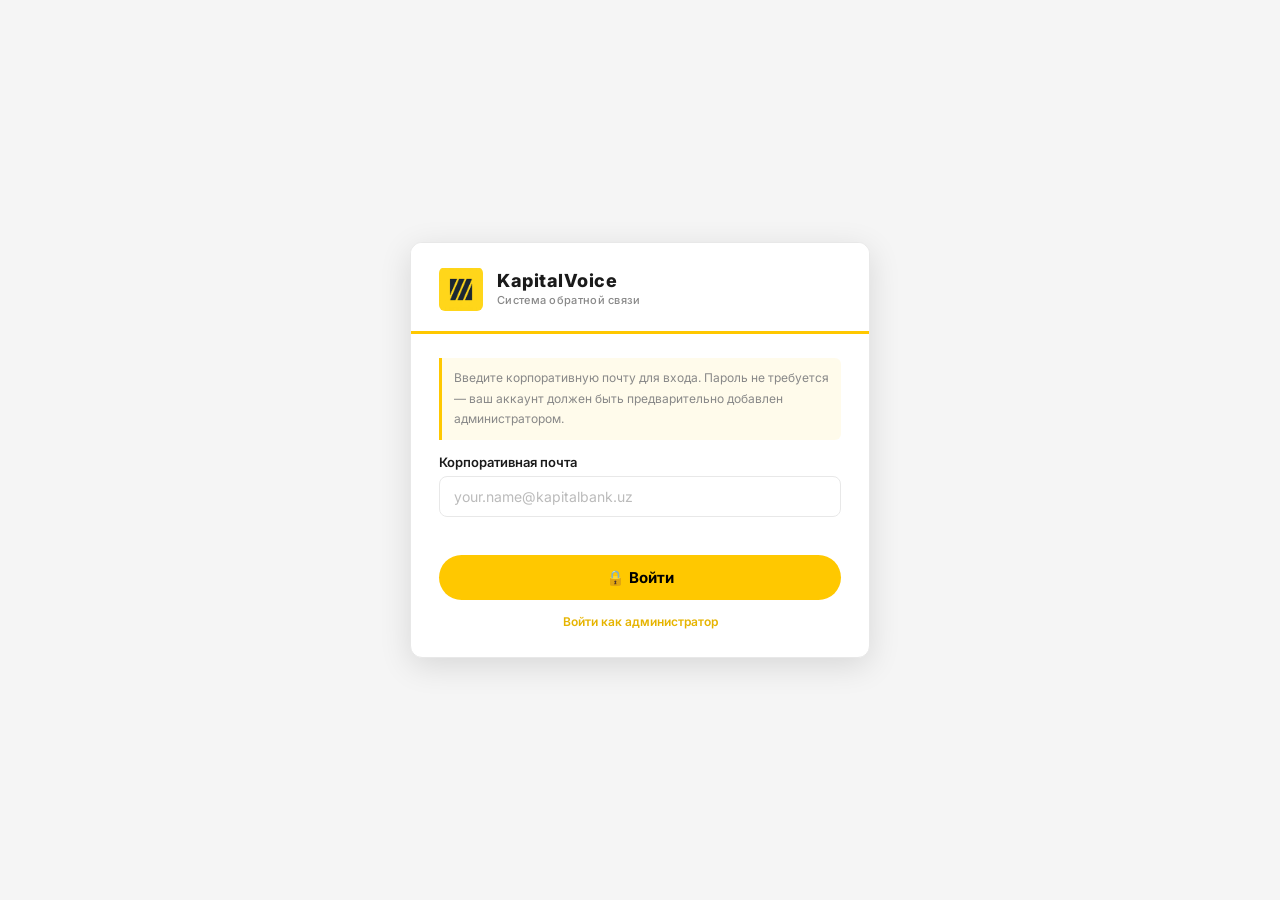
<file: index.html>
<!DOCTYPE html>
<html lang="ru">
<head>
<meta charset="UTF-8">
<meta name="viewport" content="width=device-width,initial-scale=1,maximum-scale=1">
<title>KapitalVoice — Вход</title>
<link rel="icon" id="favicon" href="">
<link href="https://fonts.googleapis.com/css2?family=Inter:wght@300;400;500;600;700;800&family=IBM+Plex+Mono:wght@400;600&display=swap" rel="stylesheet">
<link rel="stylesheet" href="kapitalvoice.css">
</head>
<body>


<div class="screen on" id="screen-auth">
  <div class="aw">
    <div class="ac">
      <div class="ah">
        <img class="ali" id="logo-img" src="" alt="KB">
        <div>
          <div class="abn">KapitalVoice</div>
          <div class="abs">Система обратной связи</div>
        </div>
      </div>
      <div class="abody">
        <div class="setup-note">Введите корпоративную почту для входа. Пароль не требуется — ваш аккаунт должен быть предварительно добавлен администратором.</div>
        <label class="fl">Корпоративная почта</label>
        <input class="fi" id="a-email" type="email" placeholder="your.name@kapitalbank.uz" autocomplete="email">
        <div class="err" id="a-err"></div>
        <button class="bny" onclick="doLogin()">&#128274; Войти</button>
        <div class="admin-link">
          <a class="tl2" href="login-admin.html">Войти как администратор</a>
        </div>
      </div>
    </div>
  </div>
</div>

<div id="toast"></div>

<script src="config.js"></script>
<script>
document.getElementById('logo-img').src = KV_LOGO;
document.getElementById('favicon').href = KV_LOGO;
kvInitTheme();

(function(){
  var me = kvGetMe();
  if (me) {
    window.location.href = me.role === 'admin' ? 'admin.html' : 'forms.html';
  }
})();

function doLogin() {
  var email = document.getElementById('a-email').value.trim().toLowerCase();
  var err = document.getElementById('a-err');
  err.textContent = '';
  if (!email) { err.textContent = 'Введите почту'; return; }

  sbFetch('kv_users?email=eq.' + encodeURIComponent(email) + '&select=*')
    .then(function(r) { return r.json(); })
    .then(function(d) {
      if (!d || !d.length) { err.textContent = 'Такая почта не найдена. Обратитесь к администратору.'; return; }
      var user = d[0];
      if (user.role === 'admin') {
        err.textContent = 'Этот аккаунт — администратор. Используйте вход для администратора.';
        return;
      }
      kvSetMe(user);
      window.location.href = 'forms.html';
    })
    .catch(function() { err.textContent = 'Ошибка соединения с базой данных'; });
}

document.getElementById('a-email').addEventListener('keydown', function(e) { if (e.key === 'Enter') doLogin(); });
</script>
</body>
</html>
</file>
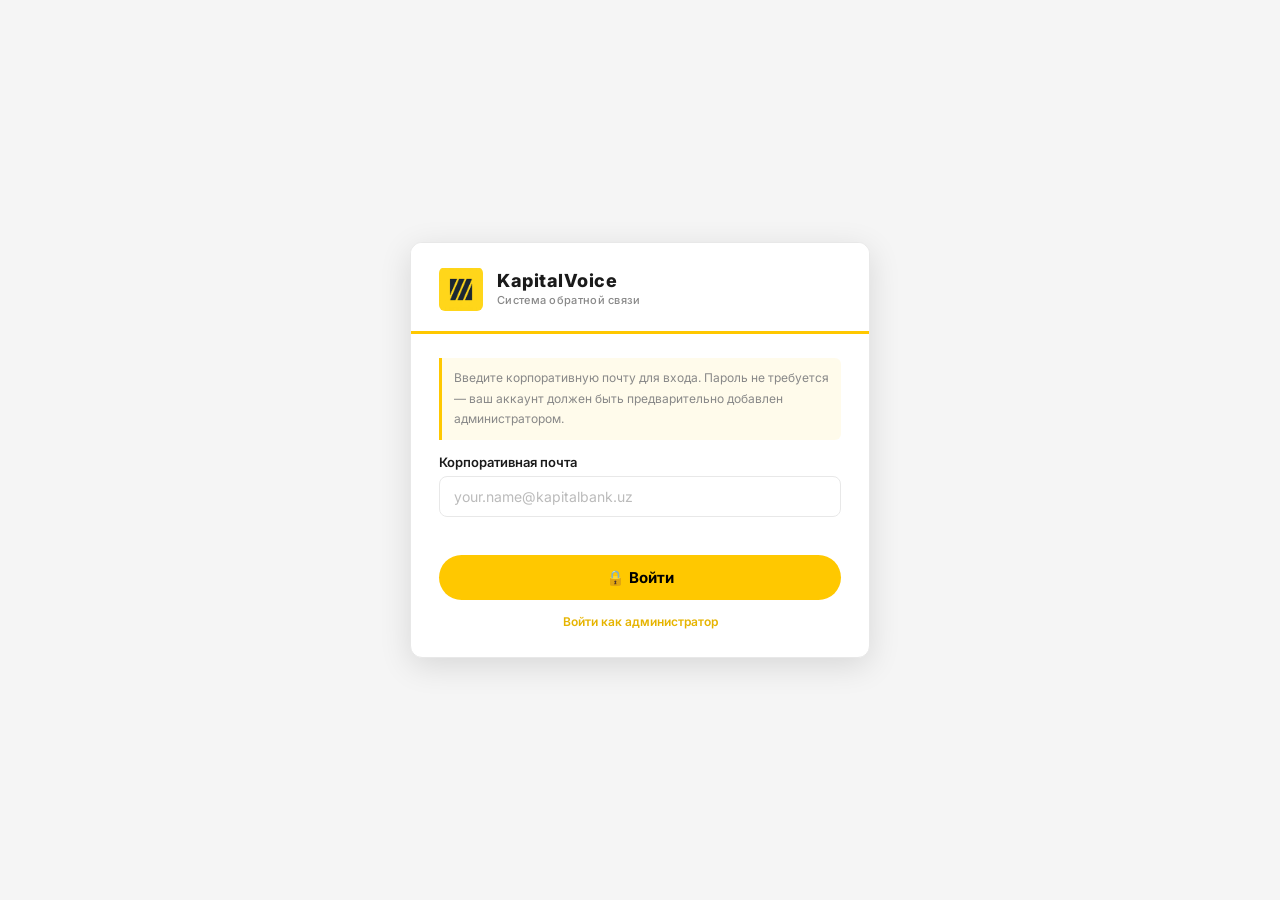
<file: admin.html>
<!DOCTYPE html>
<html lang="ru">
<head>
<meta charset="UTF-8">
<meta name="viewport" content="width=device-width,initial-scale=1,maximum-scale=1">
<title>KapitalVoice — Админ-панель</title>
<link rel="icon" id="favicon" href="">
<link href="https://fonts.googleapis.com/css2?family=Inter:wght@300;400;500;600;700;800&family=IBM+Plex+Mono:wght@400;600&display=swap" rel="stylesheet">
<link rel="stylesheet" href="kapitalvoice.css">
<style>
.status-badge{display:inline-flex;align-items:center;gap:4px;padding:3px 10px;border-radius:20px;font-size:11px;font-weight:700}
.status-new{background:rgba(100,149,237,.12);color:#3a5bc7;border:1px solid rgba(100,149,237,.3)}
.status-in_progress{background:rgba(255,160,0,.12);color:#a06000;border:1px solid rgba(255,160,0,.3)}
.status-resolved{background:rgba(46,125,50,.1);color:var(--ok);border:1px solid rgba(46,125,50,.25)}
.spy-badge{display:inline-flex;align-items:center;gap:3px;padding:2px 7px;border-radius:20px;font-size:10px;font-weight:700;background:rgba(150,0,255,.08);color:#7b00d4;border:1px solid rgba(150,0,255,.2);vertical-align:middle;margin-left:4px}
.msg-card{background:var(--card);border:1.5px solid var(--border);border-radius:var(--radius-sm);padding:14px;margin-bottom:8px}
.msg-comment-box{background:var(--card2);border:1.5px solid var(--border);border-radius:var(--radius-xs);padding:10px;margin-top:10px;font-size:12px}
.msg-actions{display:flex;gap:6px;margin-top:10px;flex-wrap:wrap;align-items:center}
</style>
</head>
<body>

<div id="app">
  <header>
    <button class="menu-toggle" id="menu-toggle"><span></span><span></span><span></span></button>
    <div class="hlog">
      <img class="hli" id="logo-img" src="" alt="KB">
      <div>
        <div class="hln">KapitalVoice</div>
        <div class="hls">Kapital Bank</div>
      </div>
    </div>
    <div class="hr2">
      <div class="ub" id="u-btn">
        <div class="rd ra"></div>
        <span id="u-nm"></span>
        <span class="role-badge admin">ADMIN</span>
      </div>
      <button class="hb" onclick="togTheme()" title="Тема">&#9788;</button>
      <button class="hb" onclick="kvLogout('login-admin.html')">&#8594;</button>
    </div>
  </header>

  <div class="layout">
    <div class="sb">
      <div class="sbt">
        <div class="sblab">Администратор</div>
        <div class="lf">
          <button class="lb on" onclick="showView('adm-dashboard')">
            <span>&#128202;</span><span class="lb-txt">Дашборд</span>
          </button>
          <button class="lb" onclick="showView('adm-messages')">
            <span>&#9993;</span><span class="lb-txt">Обращения</span><span class="bdg" id="sb-msg-cnt">0</span>
          </button>
          <button class="lb" onclick="showView('adm-surveys')">
            <span>&#128203;</span><span class="lb-txt">Опросы</span>
          </button>
          <button class="lb" onclick="showView('adm-quizzes')">
            <span>&#127942;</span><span class="lb-txt">Тесты</span>
          </button>
          <button class="lb" onclick="showView('adm-users')">
            <span>&#128101;</span><span class="lb-txt">Сотрудники</span>
          </button>
          <div class="hdiv"></div>
          <button class="lb" onclick="window.location.href='forms.html'">
            <span>&#128100;</span><span class="lb-txt">Как сотрудник</span>
          </button>
        </div>
      </div>
    </div>

    <div class="main" id="main-content"></div>
  </div>
</div>

<div class="overlay" id="ov-create">
  <div class="modal" id="modal-create" style="max-width:700px">
    <div class="mh">
      <div class="mh-t" id="create-title">Создать опрос</div>
      <button class="close-btn" onclick="closeModal('ov-create')">✕</button>
    </div>
    <div class="mb" id="create-body"></div>
    <div class="mf">
      <button class="bng" onclick="closeModal('ov-create')">Отмена</button>
      <button class="bnok" onclick="saveForm()">&#10003; Сохранить</button>
    </div>
  </div>
</div>

<div class="overlay" id="ov-results">
  <div class="modal" style="max-width:720px">
    <div class="mh">
      <div class="mh-t" id="res-title">Результаты</div>
      <button class="close-btn" onclick="closeModal('ov-results')">✕</button>
    </div>
    <div class="mb" id="res-body"></div>
  </div>
</div>

<div class="overlay" id="ov-user">
  <div class="modal">
    <div class="mh">
      <div class="mh-t">Добавить пользователя</div>
      <button class="close-btn" onclick="closeModal('ov-user')">✕</button>
    </div>
    <div class="mb">
      <div class="tabs" id="nu-type-tabs">
        <button type="button" class="tab on" id="nu-tab-user" onclick="switchUserType('user')">Сотрудник</button>
        <button type="button" class="tab" id="nu-tab-admin" onclick="switchUserType('admin')">Администратор</button>
      </div>
      <div id="nu-fields-user">
        <div class="setup-note">Пароль не нужен — сотрудник входит, указав только эту почту.</div>
        <label class="fl">Корпоративная почта</label>
        <input class="fi" id="nu-email" type="email" placeholder="employee@kapitalbank.uz">
        <label class="fl">Имя сотрудника</label>
        <input class="fi" id="nu-name" placeholder="Иван Иванов" style="margin-bottom:0">
      </div>
      <div id="nu-fields-admin" style="display:none">
        <div class="setup-note">Администратор входит по логину и паролю (не по почте).</div>
        <label class="fl">Логин</label>
        <input class="fi" id="nu-login" type="text" placeholder="admin2">
        <label class="fl">Пароль</label>
        <input class="fi" id="nu-adm-pass" type="password" placeholder="минимум 6 символов">
        <label class="fl">Имя администратора</label>
        <input class="fi" id="nu-adm-name" placeholder="Иван Иванов" style="margin-bottom:0">
      </div>
      <div class="err" id="nu-err"></div>
    </div>
    <div class="mf">
      <button class="bng" onclick="closeModal('ov-user')">Отмена</button>
      <button class="bnok" onclick="saveUser()">&#10003; Добавить</button>
    </div>
  </div>
</div>

<div class="overlay" id="ov-pass">
  <div class="modal">
    <div class="mh">
      <div class="mh-t">Сменить пароль администратора</div>
      <button class="close-btn" onclick="closeModal('ov-pass')">✕</button>
    </div>
    <div class="mb">
      <label class="fl">Новый пароль</label>
      <input class="fi" id="np-pass" type="password" placeholder="минимум 6 символов" style="margin-bottom:0">
      <div class="err" id="np-err"></div>
    </div>
    <div class="mf">
      <button class="bng" onclick="closeModal('ov-pass')">Отмена</button>
      <button class="bnok" onclick="savePasswordChange()">&#10003; Сохранить</button>
    </div>
  </div>
</div>

<div class="overlay" id="ov-reply">
  <div class="modal" style="max-width:520px">
    <div class="mh">
      <div class="mh-t">Ответить на обращение</div>
      <button class="close-btn" onclick="closeModal('ov-reply')">✕</button>
    </div>
    <div class="mb">
      <label class="fl">Статус обращения</label>
      <select class="fi fsl" id="reply-status">
        <option value="new">🔵 Новый</option>
        <option value="in_progress">🟡 В работе</option>
        <option value="resolved">🟢 Решено</option>
      </select>
      <label class="fl">Комментарий администратора</label>
      <textarea class="fta" id="reply-comment" placeholder="Напишите ответ или комментарий сотруднику..." style="min-height:120px;margin-bottom:0"></textarea>
      <div class="err" id="reply-err"></div>
    </div>
    <div class="mf">
      <button class="bng" onclick="closeModal('ov-reply')">Отмена</button>
      <button class="bnok" onclick="saveReply()">&#10003; Сохранить</button>
    </div>
  </div>
</div>

<div id="toast"></div>

<script src="config.js"></script>
<script>
var ME = null;
var CURRENT_VIEW = 'adm-dashboard';
var CREATING_TYPE = '';
var QUESTIONS = [];
var REPLY_MSG_ID = null;
var MSGS_MAP = {};

document.getElementById('logo-img').src = KV_LOGO;
document.getElementById('favicon').href = KV_LOGO;
kvInitTheme();
kvBindOverlayClose();

(function(){
  ME = kvRequireAuth('admin');
  if (!ME) return;
  document.getElementById('u-nm').textContent = ME.name || ME.login;
  showView('adm-dashboard');
  kvInitMobileMenu();
})();


function showView(v) {
  CURRENT_VIEW = v;
  document.querySelectorAll('.lb').forEach(function(b){ b.classList.remove('on'); });
  var btnMap = {'adm-dashboard':0,'adm-messages':1,'adm-surveys':2,'adm-quizzes':3,'adm-users':4};
  var lbs = document.querySelectorAll('.lf .lb');
  if (btnMap[v] !== undefined && lbs[btnMap[v]]) lbs[btnMap[v]].classList.add('on');
  var mc = document.getElementById('main-content');
  switch(v) {
    case 'adm-dashboard': renderAdmDash(mc); break;
    case 'adm-messages': renderAdmMessages(mc); break;
    case 'adm-surveys': renderAdmForms(mc, 'survey'); break;
    case 'adm-quizzes': renderAdmForms(mc, 'quiz'); break;
    case 'adm-users': renderAdmUsers(mc); break;
  }
}


function renderAdmDash(mc) {
  mc.innerHTML = '<div class="vtit" style="margin-bottom:14px">Дашборд</div><div class="mon" id="adm-stats"><div class="mc"><div class="mcl">Сотрудников</div><div class="mcv" id="d-users">-</div></div><div class="mc"><div class="mcl">Опросов</div><div class="mcv" id="d-sq">-</div></div><div class="mc"><div class="mcl">Тестов</div><div class="mcv" id="d-qz">-</div></div><div class="mc"><div class="mcl">Обращений</div><div class="mcv" id="d-msg">-</div></div></div>';
  sbFetch('kv_users?select=id').then(function(r){return r.json()}).then(function(d){setEl('d-users',d.length)}).catch(function(){});
  sbFetch('kv_forms?type=eq.survey&select=id').then(function(r){return r.json()}).then(function(d){setEl('d-sq',d.length)}).catch(function(){});
  sbFetch('kv_forms?type=eq.quiz&select=id').then(function(r){return r.json()}).then(function(d){setEl('d-qz',d.length)}).catch(function(){});
  sbFetch('kv_messages?select=id').then(function(r){return r.json()}).then(function(d){setEl('d-msg',d.length);setEl('sb-msg-cnt',d.length);}).catch(function(){});
}


function statusLabel(s) {
  if (s === 'in_progress') return '🟡 В работе';
  if (s === 'resolved') return '🟢 Решено';
  return '🔵 Новый';
}
function statusClass(s) {
  if (s === 'in_progress') return 'status-in_progress';
  if (s === 'resolved') return 'status-resolved';
  return 'status-new';
}

function renderAdmMessages(mc) {
  mc.innerHTML = '<div class="ctrl" style="margin-bottom:14px"><div class="vtit">Обращения сотрудников</div></div><div id="msg-list"><div class="es"><div class="ei">&#9993;</div><div>Загрузка...</div></div></div>';
  loadAdmMessages();
}

function loadAdmMessages() {
  sbFetch('kv_messages?select=*&order=created_at.desc')
    .then(function(r){return r.json()})
    .then(function(msgs){
      var el = document.getElementById('msg-list');
      if (!el) return;
      if (!msgs || !msgs.length) { el.innerHTML='<div class="es"><div class="ei">&#9993;</div><div>Обращений пока нет</div></div>'; return; }


      var newCnt = msgs.filter(function(m){return !m.status || m.status==='new';}).length;
      setEl('sb-msg-cnt', newCnt || msgs.length);


      MSGS_MAP = {};
      msgs.forEach(function(m){ MSGS_MAP[m.id] = m; });

      el.innerHTML = msgs.map(function(m){
        var st = m.status || 'new';
        var senderName = m.user_name || m.user_email || '—';
        var senderHtml = m.is_anonymous
          ? '&#128100; <strong>'+esc(senderName)+'</strong><span class="spy-badge" title="Отправлено анонимно — сотрудник не знает, что вы видите его имя">&#128065; Анонимно</span>'
          : '&#128100; <strong>'+esc(senderName)+'</strong>';

        var commentHtml = '';
        if (m.admin_comment) {
          commentHtml = '<div class="msg-comment-box"><div style="font-size:10px;color:var(--muted);font-weight:700;margin-bottom:4px">&#128172; Ответ администратора'+
            (m.admin_name ? ' ('+esc(m.admin_name)+')' : '')+'</div>'+esc(m.admin_comment)+'</div>';
        }

        return '<div class="msg-card" id="msg-'+m.id+'">'+
          '<div class="msg-head"><div class="resp-user">'+senderHtml+'</div><div style="display:flex;align-items:center;gap:8px">'+
          '<span class="status-badge '+statusClass(st)+'">'+statusLabel(st)+'</span>'+
          '<div class="resp-date">'+fmtDate(m.created_at)+'</div></div></div>'+
          (m.subject ? '<div style="font-size:13px;font-weight:700;color:var(--text);margin-bottom:5px">'+esc(m.subject)+'</div>' : '')+
          '<div class="msg-body">'+esc(m.body)+'</div>'+
          commentHtml+
          '<div class="msg-actions">'+
          '<button class="bng bsm msg-reply-btn" data-mid="'+m.id+'">&#128172; Ответить / Статус</button>'+
          (st === 'resolved' ? '<button class="bndg bsm msg-del-btn" data-mid="'+m.id+'">&#10005; Удалить</button>' : '')+
          '</div>'+
          '</div>';
      }).join('');

      el.onclick = function(e) {
        var rb = e.target.closest('.msg-reply-btn');
        var db = e.target.closest('.msg-del-btn');
        if (rb) openReply(rb.dataset.mid);
        if (db) deleteMessage(db.dataset.mid);
      };
    }).catch(function(){
      var el = document.getElementById('msg-list');
      if (el) el.innerHTML='<div class="es"><div class="ei">&#9888;</div><div>Ошибка загрузки</div></div>';
    });
}

function openReply(msgId) {
  var m = MSGS_MAP[msgId];
  if (!m) { toast('Ошибка: обращение не найдено', 'err'); return; }
  REPLY_MSG_ID = msgId;
  document.getElementById('reply-status').value = m.status || 'new';
  document.getElementById('reply-comment').value = m.admin_comment || '';
  document.getElementById('reply-err').textContent = '';
  openModal('ov-reply');
}

function saveReply() {
  var status = document.getElementById('reply-status').value;
  var comment = document.getElementById('reply-comment').value.trim();
  var err = document.getElementById('reply-err');
  err.textContent = '';
  var payload = {
    status: status,
    admin_comment: comment || null,
    admin_name: ME.name || ME.login || null
  };
  if (status === 'resolved') payload.resolved_at = new Date().toISOString();

  sbFetch('kv_messages?id=eq.'+REPLY_MSG_ID, {method:'PATCH', body:JSON.stringify(payload)})
    .then(function(r){
      if (r.ok) {
        closeModal('ov-reply');
        toast('Сохранено!', 'ok');
        loadAdmMessages();
      } else { err.textContent = 'Ошибка сохранения'; }
    }).catch(function(){ err.textContent = 'Ошибка соединения'; });
}

function deleteMessage(id) {
  if (!confirm('Удалить обращение? Оно также исчезнет у сотрудника.')) return;
  sbFetch('kv_messages?id=eq.'+id, {method:'DELETE'})
    .then(function(){ toast('Обращение удалено', 'ok'); loadAdmMessages(); })
    .catch(function(){ toast('Ошибка', 'err'); });
}


function renderAdmForms(mc, type) {
  var label = type === 'survey' ? 'Опросы' : 'Тесты';
  mc.innerHTML = '<div class="ctrl" style="margin-bottom:14px"><div class="vtit">'+label+'</div><button class="bnok" onclick="openCreate(\''+type+'\')">+ Создать</button></div><div class="cg" id="adm-forms-grid"><div class="es"><div class="ei">&#128203;</div><div>Загрузка...</div></div></div>';
  loadAdmForms(type);
}

function loadAdmForms(type) {
  sbFetch('kv_forms?type=eq.'+type+'&select=*&order=created_at.desc')
    .then(function(r){return r.json()})
    .then(function(forms){
      var g = document.getElementById('adm-forms-grid');
      if (!g) return;
      if (!forms || !forms.length) { g.innerHTML='<div class="es"><div class="ei">&#128203;</div><div>Нет '+(type==='survey'?'опросов':'тестов')+'. Создайте первый!</div></div>'; return; }
      g.innerHTML = forms.map(function(f){
        var qCount = (f.questions||[]).length;
  
        var fDataAttr = 'data-fid="'+f.id+'"';
        return '<div class="card">'+
          '<div style="display:flex;align-items:flex-start;justify-content:space-between;gap:8px">'+
          '<div><span class="lt '+(type==='survey'?'lt-s':'lt-q')+'">'+(type==='survey'?'&#128203; Опрос':'&#127942; Тест')+'</span>'+
          (f.is_active?'<span class="lt lt-a" style="margin-left:4px">&#9679; Активен</span>':'<span class="lt" style="margin-left:4px;color:var(--muted);border-color:var(--border)">&#9675; Скрыт</span>')+'</div>'+
          '<div style="display:flex;gap:4px;flex-shrink:0"><button class="bndg bsm" onclick="deleteForm(\''+f.id+'\',\''+type+'\')">&#10005;</button></div>'+
          '</div>'+
          '<div class="ctt">'+esc(f.title)+'</div>'+
          '<div class="cpr">'+esc(f.description||'')+'</div>'+
          '<div class="cmeta"><span class="cpcnt">&#10067; '+qCount+' вопр.</span><span class="cdt">'+fmtDate(f.created_at)+'</span></div>'+
          '<div style="display:flex;gap:6px;margin-top:10px">'+
          '<button class="bng" onclick="openResults(\''+f.id+'\',\''+esc(type)+'\',\''+esc(f.title)+'\')">&#128202; Результаты</button>'+
          '<button class="bng" onclick="toggleFormActive(\''+f.id+'\','+(!f.is_active)+',\''+type+'\')">'+(!f.is_active?'Активировать':'Скрыть')+'</button>'+
          '</div>'+
          '</div>';
      }).join('');
    }).catch(function(){});
}

function deleteForm(id, type) {
  if (!confirm('Удалить? Все ответы тоже будут удалены.')) return;
  sbFetch('kv_forms?id=eq.'+id, {method:'DELETE'}).then(function(){ toast('Удалено','ok'); loadAdmForms(type); }).catch(function(){ toast('Ошибка','err'); });
}

function toggleFormActive(id, newState, type) {
  sbFetch('kv_forms?id=eq.'+id, {method:'PATCH', body:JSON.stringify({is_active: newState})}).then(function(){ loadAdmForms(type); }).catch(function(){ toast('Ошибка','err'); });
}


function openResults(formId, type, title) {
  document.getElementById('res-title').textContent = title + ' — Результаты';
  document.getElementById('res-body').innerHTML = '<div class="es"><div class="ei">&#128202;</div><div>Загрузка...</div></div>';
  openModal('ov-results');


  Promise.all([
    sbFetch('kv_forms?id=eq.'+formId+'&select=*').then(function(r){return r.json()}),
    sbFetch('kv_responses?form_id=eq.'+formId+'&select=*&order=submitted_at.desc').then(function(r){return r.json()})
  ]).then(function(results){
    var forms = results[0];
    var resps = results[1];
    var f = forms && forms[0];
    if (!f) { document.getElementById('res-body').innerHTML='<div class="es"><div class="ei">&#9888;</div><div>Форма не найдена</div></div>'; return; }
    renderResults(f, type, resps || []);
  }).catch(function(){
    document.getElementById('res-body').innerHTML='<div class="es"><div class="ei">&#9888;</div><div>Ошибка загрузки</div></div>';
  });
}

function renderResults(f, type, resps) {
  if (!resps.length) {
    document.getElementById('res-body').innerHTML='<div class="es"><div class="ei">&#128202;</div><div>Ответов пока нет</div></div>';
    return;
  }
  var qs = f.questions || [];
  var html = '';

  html += '<div class="sec-title">Сводная статистика ('+resps.length+' ответов)</div>';

  if (type === 'quiz') {
    var scores = resps.filter(function(r){return r.score !== null && r.max_score;}).map(function(r){return Math.round(r.score/r.max_score*100);});
    if (scores.length) {
      var avg = Math.round(scores.reduce(function(a,b){return a+b;},0)/scores.length);
      html += '<div style="display:flex;gap:10px;margin-bottom:14px"><div class="mc" style="flex:1"><div class="mcl">Средний балл</div><div class="mcv">'+avg+'%</div></div><div class="mc" style="flex:1"><div class="mcl">Участников</div><div class="mcv">'+resps.length+'</div></div></div>';
    }
  }

  qs.forEach(function(q, qi) {
    html += '<div class="detail-q"><div class="detail-q-text">'+(qi+1)+'. '+esc(q.text)+'</div>';
    if (q.type === 'text') {
      html += '<div style="font-size:12px;color:var(--muted);margin-bottom:6px">Свободный текст:</div>';
      resps.forEach(function(r) {
        var ans = (r.answers||[])[qi];
        if (ans && ans.value) {
      
          var senderDisp = r.user_name || r.user_email || '—';
          var anonMark = r.is_anonymous ? ' <span class="spy-badge">&#128065; Анонимно</span>' : '';
          html += '<div style="padding:7px 10px;background:var(--card2);border-radius:var(--radius-xs);font-size:13px;margin-bottom:4px;border-left:2px solid var(--y)"><span style="font-size:10px;color:var(--muted);font-weight:700">'+esc(senderDisp)+anonMark+'</span><br>'+esc(ans.value)+'</div>';
        }
      });
    } else if (q.type === 'single' || q.type === 'multi') {
      var counts = {};
      resps.forEach(function(r) {
        var ans = (r.answers||[])[qi];
        if (!ans) return;
        var vals = Array.isArray(ans.value) ? ans.value : [ans.value];
        vals.forEach(function(v) { if (v !== null && v !== undefined) counts[v] = (counts[v]||0)+1; });
      });
      (q.options||[]).forEach(function(opt, oi) {
        var cnt = counts[oi] || 0;
        var pct = resps.length ? Math.round(cnt/resps.length*100) : 0;
        var isCorrect = opt.correct;
        var letter = type === 'quiz' ? LETTERS[oi]+'. ' : '';
        html += '<div class="bar-row"><div class="bar-label">'+letter+esc(opt.text)+(isCorrect?' ✓':'')+'</div><div class="bar-track"><div class="bar-fill'+(isCorrect&&type==='quiz'?' correct':'')+'\" style="width:'+pct+'%"></div></div><div class="bar-cnt">'+cnt+' ('+pct+'%)</div></div>';
      });
    }
    html += '</div>';
  });

  html += '<div class="hdiv"></div><div class="sec-title" style="margin-top:4px">Индивидуальные ответы</div>';
  resps.forEach(function(r) {
    var pctHtml = '';
    if (type === 'quiz' && r.max_score) {
      var p = Math.round(r.score/r.max_score*100);
      pctHtml = '<span class="score-pill '+(p>=70?'high':p<40?'low':'')+'">'+r.score+'/'+r.max_score+' ('+p+'%)</span>';
    }
    var senderName = r.user_name || r.user_email || '—';
    var anonMark = r.is_anonymous ? ' <span class="spy-badge">&#128065; Анонимно</span>' : '';
    html += '<div class="resp-card"><div class="resp-head"><div class="resp-user">&#128100; '+esc(senderName)+anonMark+' '+pctHtml+'</div><div class="resp-date">'+fmtDate(r.submitted_at)+'</div></div>';
    qs.forEach(function(q, qi) {
      var ans = (r.answers||[])[qi];
      if (!ans) return;
      var dispVal = '';
      if (q.type === 'text') dispVal = esc(ans.value||'—');
      else if (q.type === 'single') {
        var opt = (q.options||[])[ans.value];
        var letter2 = type === 'quiz' && ans.value !== null && ans.value !== undefined ? LETTERS[ans.value]+'. ' : '';
        dispVal = opt ? letter2+esc(opt.text)+(opt.correct&&type==='quiz'?' ✓':(!opt.correct&&type==='quiz'?' ✗':'')) : '—';
      } else if (q.type === 'multi') {
        var vals = ans.value || [];
        dispVal = vals.map(function(v){ var o=(q.options||[])[v]; return o?esc(o.text):'?'; }).join(', ') || '—';
      }
      html += '<div class="q-resp"><div class="q-resp-label">'+esc(q.text)+'</div><div class="q-resp-val">'+dispVal+'</div></div>';
    });
    html += '</div>';
  });

  document.getElementById('res-body').innerHTML = html;
}


function openCreate(type) {
  CREATING_TYPE = type;
  QUESTIONS = [];
  document.getElementById('create-title').textContent = type==='survey'?'Создать опрос':'Создать тест';
  var addButtons = type === 'quiz'
    ? '<button class="bng" onclick="addQuestion(\'single\')">+ Вопрос (A–D)</button>'
    : '<button class="bng" onclick="addQuestion(\'text\')">+ Текст</button>'+
      '<button class="bng" onclick="addQuestion(\'single\')">+ Один выбор</button>'+
      '<button class="bng" onclick="addQuestion(\'multi\')">+ Несколько</button>';
  document.getElementById('create-body').innerHTML =
    '<label class="fl">Название</label>'+
    '<input class="fi" id="cf-title" placeholder="Название опроса/теста">'+
    '<label class="fl">Описание (необязательно)</label>'+
    '<input class="fi" id="cf-desc" placeholder="Краткое описание">'+
    '<div class="hdiv"></div>'+
    (type==='quiz' ? '<div class="setup-note">В тестах каждый вопрос имеет ровно один правильный ответ. Варианты обозначаются буквами A, B, C, D (максимум 4).</div>' : '')+
    '<div class="sec-title">Вопросы</div>'+
    '<div id="q-builder"></div>'+
    '<div style="display:flex;gap:8px;margin-top:8px;flex-wrap:wrap">'+
    addButtons+
    '</div>';
  renderQBuilder();
  openModal('ov-create');
}

function addQuestion(type) {
  var maxOpts = CREATING_TYPE === 'quiz' ? 4 : 2;
  QUESTIONS.push({ type: type, text: '', options: type !== 'text' ? [{text:'',correct:false},{text:'',correct:false}] : [] });
  renderQBuilder();
}

function removeQuestion(i) { QUESTIONS.splice(i,1); renderQBuilder(); }
function addOption(qi) {
  var maxOpts = CREATING_TYPE === 'quiz' ? 4 : 8;
  if (QUESTIONS[qi].options.length >= maxOpts) { toast('Максимум '+maxOpts+' варианта','err'); return; }
  QUESTIONS[qi].options.push({text:'',correct:false});
  renderQBuilder();
}
function removeOption(qi, oi) { QUESTIONS[qi].options.splice(oi,1); renderQBuilder(); }

function syncQData() {
  QUESTIONS.forEach(function(q,qi){
    var t = document.getElementById('qt-'+qi);
    if (t) q.text = t.value;
    if (q.options) {
      q.options.forEach(function(opt,oi){
        var ot = document.getElementById('qo-'+qi+'-'+oi);
        if (ot) opt.text = ot.value;
      });
    }
  });
}

function toggleCorrect(qi, oi) {
  syncQData();
  if (QUESTIONS[qi].type === 'single') { QUESTIONS[qi].options.forEach(function(o){o.correct=false;}); }
  QUESTIONS[qi].options[oi].correct = !QUESTIONS[qi].options[oi].correct;
  renderQBuilder();
}

var LETTERS = ['A','B','C','D'];

function renderQBuilder() {
  var el = document.getElementById('q-builder');
  if (!el) return;
  if (!QUESTIONS.length) { el.innerHTML='<div style="font-size:13px;color:var(--muted);padding:12px;text-align:center">Добавьте вопросы</div>'; return; }
  el.innerHTML = QUESTIONS.map(function(q,qi){
    var typeLbl = q.type==='text'?'Текст':q.type==='single'?'Один ответ':'Несколько';
    var html = '<div class="q-item"><div class="q-actions"><button class="bndg bsm" onclick="syncQData();removeQuestion('+qi+')">✕</button></div><div class="q-num">Вопрос '+(qi+1)+' · '+typeLbl+'</div><input id="qt-'+qi+'" class="fi" value="'+esc(q.text||'')+'" placeholder="Текст вопроса" style="margin-bottom:8px"><div class="opt-list">';
    if (q.type !== 'text' && q.options) {
      q.options.forEach(function(opt,oi){
        var letter = CREATING_TYPE === 'quiz' ? LETTERS[oi]+'. ' : '';
        html += '<div class="opt-row"><div class="opt-mark'+(opt.correct?' right':'')+'" onclick="toggleCorrect('+qi+','+oi+')" title="Отметить как правильный"></div>'+(letter?'<span style="font-size:12px;font-weight:700;color:var(--muted);width:16px;flex-shrink:0">'+letter+'</span>':'')+'<input id="qo-'+qi+'-'+oi+'" type="text" value="'+esc(opt.text||'')+'" placeholder="Вариант '+(oi+1)+'"><button class="bndg bsm" onclick="syncQData();removeOption('+qi+','+oi+')">✕</button></div>';
      });
      var maxOpts = CREATING_TYPE === 'quiz' ? 4 : 8;
      if (q.options.length < maxOpts) {
        html += '<span class="add-opt" onclick="syncQData();addOption('+qi+')">+ вариант</span>';
      } else if (CREATING_TYPE === 'quiz') {
        html += '<span style="font-size:11px;color:var(--muted)">Максимум 4 варианта (A–D)</span>';
      }
    }
    html += '</div></div>';
    return html;
  }).join('');
}

function saveForm() {
  syncQData();
  var title = document.getElementById('cf-title').value.trim();
  var desc = document.getElementById('cf-desc').value.trim();
  if (!title) { toast('Введите название', 'err'); return; }
  if (!QUESTIONS.length) { toast('Добавьте хотя бы один вопрос', 'err'); return; }

  for (var i = 0; i < QUESTIONS.length; i++) {
    var q = QUESTIONS[i];
    if (!q.text || !q.text.trim()) { toast('Заполните текст вопроса '+(i+1), 'err'); return; }
    if (q.type === 'text') continue;
    if (!q.options || q.options.length < 2) { toast('У вопроса '+(i+1)+' должно быть минимум 2 варианта', 'err'); return; }
    if (q.options.some(function(o){ return !o.text || !o.text.trim(); })) { toast('Заполните все варианты ответа в вопросе '+(i+1), 'err'); return; }
    if (CREATING_TYPE === 'quiz') {
      var correctCount = q.options.filter(function(o){ return o.correct; }).length;
      if (correctCount !== 1) { toast('В вопросе '+(i+1)+' отметьте ровно один правильный ответ', 'err'); return; }
      if (q.options.length > 4) { toast('В вопросе '+(i+1)+' максимум 4 варианта (A–D)', 'err'); return; }
    }
  }

  var payload = { title:title, description:desc, type:CREATING_TYPE, questions:QUESTIONS, is_active:true, created_by:ME.email||ME.login };
  sbFetch('kv_forms', {method:'POST', body:JSON.stringify(payload)}).then(function(r){
    if (r.ok) { closeModal('ov-create'); toast('Сохранено!', 'ok'); loadAdmForms(CREATING_TYPE); }
    else { toast('Ошибка сохранения', 'err'); }
  }).catch(function(){ toast('Ошибка соединения', 'err'); });
}

var NU_TYPE = 'user';
var PASS_CHANGE_ID = null;

function renderAdmUsers(mc) {
  mc.innerHTML = '<div class="ctrl" style="margin-bottom:14px"><div class="vtit">Сотрудники и администраторы</div><button class="bnok" onclick="openAddUser()">+ Добавить</button></div><div id="user-list"><div class="es"><div class="ei">&#128101;</div><div>Загрузка...</div></div></div>';
  loadUsers();
}

function openAddUser() {
  document.getElementById('nu-err').textContent = '';
  document.getElementById('nu-email').value = '';
  document.getElementById('nu-name').value = '';
  document.getElementById('nu-login').value = '';
  document.getElementById('nu-adm-pass').value = '';
  document.getElementById('nu-adm-name').value = '';
  switchUserType('user');
  openModal('ov-user');
}

function switchUserType(type) {
  NU_TYPE = type;
  document.getElementById('nu-tab-user').classList.toggle('on', type==='user');
  document.getElementById('nu-tab-admin').classList.toggle('on', type==='admin');
  document.getElementById('nu-fields-user').style.display = type==='user' ? 'block' : 'none';
  document.getElementById('nu-fields-admin').style.display = type==='admin' ? 'block' : 'none';
  document.getElementById('nu-err').textContent = '';
}

function loadUsers() {
  sbFetch('kv_users?select=*&order=created_at.desc')
    .then(function(r){return r.json()})
    .then(function(users){
      var el = document.getElementById('user-list');
      if (!users || !users.length) { el.innerHTML='<div class="es"><div class="ei">&#128101;</div><div>Пользователей нет</div></div>'; return; }
      el.innerHTML = '<div class="tbl-wrap"><table class="tbl"><thead><tr><th>Имя</th><th>Почта / Логин</th><th>Роль</th><th>Добавлен</th><th></th></tr></thead><tbody>'+
        users.map(function(u){
          var isAdmin = u.role === 'admin';
          var actions = '';
          if (isAdmin) actions += '<button class="bng bsm" onclick="openChangePassword(\''+u.id+'\')" title="Сменить пароль">&#128273;</button> ';
          if (u.id !== ME.id) actions += '<button class="bndg bsm" onclick="deleteUser(\''+u.id+'\')">✕</button>';
          return '<tr><td>'+esc(u.name||'—')+'</td><td class="email-chip">'+(isAdmin?esc(u.login||'—'):esc(u.email||'—'))+'</td><td><span class="role-badge '+(isAdmin?'admin':'user')+'">'+u.role.toUpperCase()+'</span></td><td style="font-size:11px;color:var(--muted)">'+fmtDate(u.created_at)+'</td><td style="white-space:nowrap">'+actions+'</td></tr>';
        }).join('')+'</tbody></table></div>';
    }).catch(function(){document.getElementById('user-list').innerHTML='<div class="es"><div class="ei">&#9888;</div><div>Ошибка</div></div>';});
}

function saveUser() {
  var err = document.getElementById('nu-err');
  err.textContent = '';
  if (NU_TYPE === 'user') {
    var email = document.getElementById('nu-email').value.trim().toLowerCase();
    var name = document.getElementById('nu-name').value.trim();
    if (!email || !name) { err.textContent='Заполните все поля'; return; }
    sbFetch('kv_users', {method:'POST', body:JSON.stringify({email:email,name:name,role:'user'})}).then(function(r){
      if (r.ok) { closeModal('ov-user'); toast('Сотрудник добавлен','ok'); loadUsers(); }
      else r.json().then(function(e){ err.textContent=e.message||'Ошибка (почта уже существует?)'; });
    }).catch(function(){ err.textContent='Ошибка соединения'; });
  } else {
    var login = document.getElementById('nu-login').value.trim();
    var pass = document.getElementById('nu-adm-pass').value;
    var aname = document.getElementById('nu-adm-name').value.trim();
    if (!login || !pass || !aname) { err.textContent='Заполните все поля'; return; }
    if (pass.length < 6) { err.textContent='Пароль минимум 6 символов'; return; }
    sbFetch('kv_users', {method:'POST', body:JSON.stringify({login:login,pass:pass,name:aname,role:'admin'})}).then(function(r){
      if (r.ok) { closeModal('ov-user'); toast('Администратор добавлен','ok'); loadUsers(); }
      else r.json().then(function(e){ err.textContent=e.message||'Ошибка (логин уже существует?)'; });
    }).catch(function(){ err.textContent='Ошибка соединения'; });
  }
}

function openChangePassword(id) {
  PASS_CHANGE_ID = id;
  document.getElementById('np-pass').value = '';
  document.getElementById('np-err').textContent = '';
  openModal('ov-pass');
}

function savePasswordChange() {
  var pass = document.getElementById('np-pass').value;
  var err = document.getElementById('np-err');
  if (!pass || pass.length < 6) { err.textContent = 'Пароль минимум 6 символов'; return; }
  sbFetch('kv_users?id=eq.'+PASS_CHANGE_ID, {method:'PATCH', body:JSON.stringify({pass:pass})}).then(function(r){
    if (r.ok) { closeModal('ov-pass'); toast('Пароль изменён','ok'); }
    else { err.textContent = 'Ошибка сохранения'; }
  }).catch(function(){ err.textContent = 'Ошибка соединения'; });
}

function deleteUser(id) {
  if (!confirm('Удалить пользователя?')) return;
  sbFetch('kv_users?id=eq.'+id, {method:'DELETE'}).then(function(){ toast('Удалено','ok'); loadUsers(); }).catch(function(){ toast('Ошибка','err'); });
}
</script>
</body>
</html>
</file>
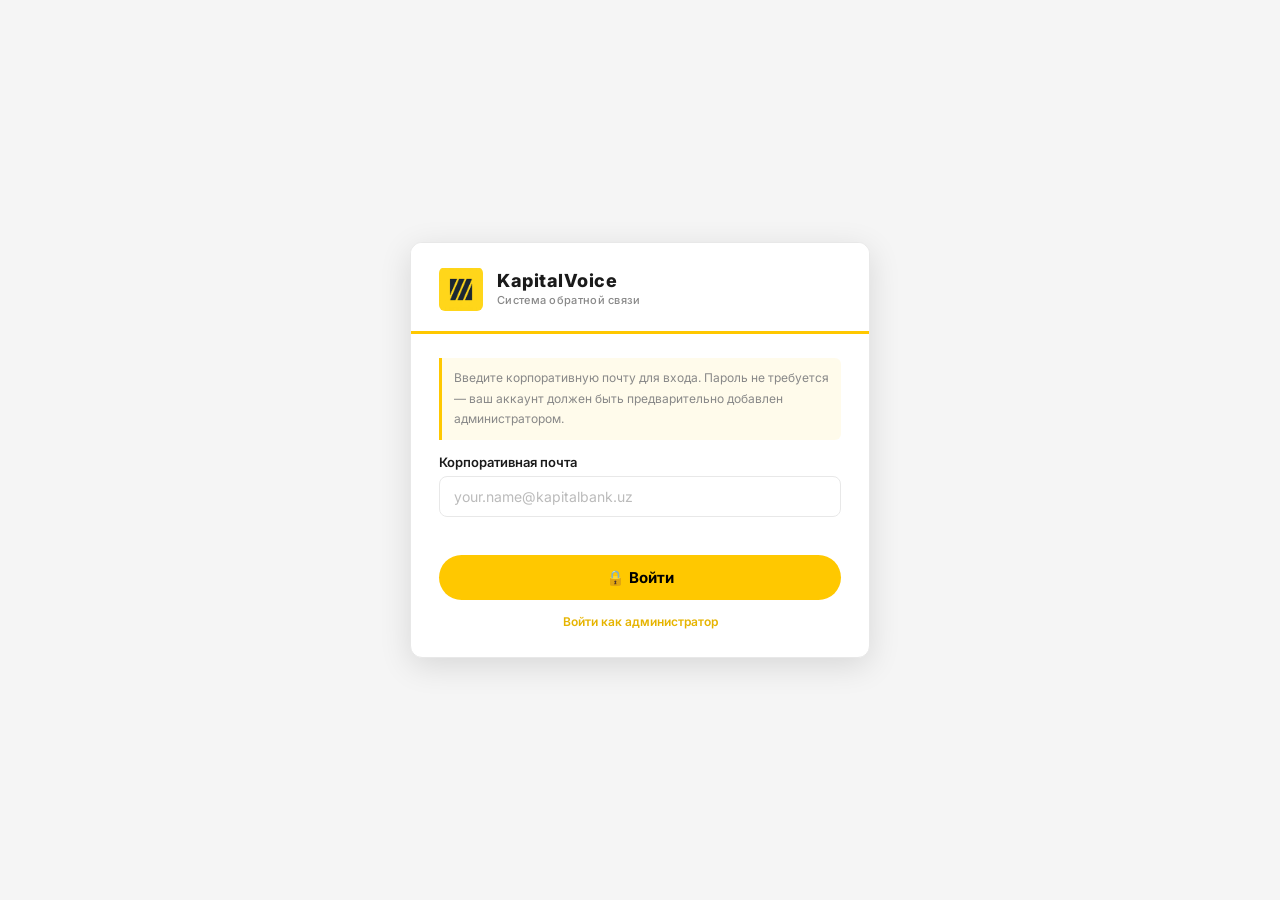
<file: feedback.html>
<!DOCTYPE html>
<html lang="ru">
<head>
<meta charset="UTF-8">
<meta name="viewport" content="width=device-width,initial-scale=1,maximum-scale=1">
<title>KapitalVoice — Обратная связь</title>
<link rel="icon" id="favicon" href="">
<link href="https://fonts.googleapis.com/css2?family=Inter:wght@300;400;500;600;700;800&family=IBM+Plex+Mono:wght@400;600&display=swap" rel="stylesheet">
<link rel="stylesheet" href="kapitalvoice.css">
<style>
.status-badge{display:inline-flex;align-items:center;gap:4px;padding:3px 10px;border-radius:20px;font-size:11px;font-weight:700}
.status-new{background:rgba(100,149,237,.12);color:#3a5bc7;border:1px solid rgba(100,149,237,.3)}
.status-in_progress{background:rgba(255,160,0,.12);color:#a06000;border:1px solid rgba(255,160,0,.3)}
.status-resolved{background:rgba(46,125,50,.1);color:var(--ok);border:1px solid rgba(46,125,50,.25)}
.my-msg-card{background:var(--card);border:1.5px solid var(--border);border-radius:var(--radius-sm);padding:14px;margin-bottom:10px}
.admin-reply{background:var(--card2);border-left:3px solid var(--y);border-radius:var(--radius-xs);padding:10px;margin-top:10px;font-size:13px}
.tabs{display:flex;gap:6px;margin-bottom:16px;border-bottom:2px solid var(--border);padding-bottom:0}
.tab-btn{padding:8px 16px;font-size:13px;font-weight:600;border:none;background:transparent;cursor:pointer;color:var(--muted);border-bottom:2px solid transparent;margin-bottom:-2px;font-family:"Inter",sans-serif;transition:all .14s}
.tab-btn.on{color:var(--dark);border-bottom-color:var(--y)}
</style>
</head>
<body>

<div id="app">
  <header>
    <button class="menu-toggle" id="menu-toggle"><span></span><span></span><span></span></button>
    <div class="hlog">
      <img class="hli" id="logo-img" src="" alt="KB">
      <div>
        <div class="hln">KapitalVoice</div>
        <div class="hls">Kapital Bank</div>
      </div>
    </div>
    <div class="hr2">
      <div class="ub" id="u-btn">
        <div class="rd u"></div>
        <span id="u-nm"></span>
        <span class="role-badge user">USER</span>
      </div>
      <button class="hb" onclick="togTheme()" title="Тема">&#9788;</button>
      <button class="hb" onclick="kvLogout('index.html')">&#8594;</button>
    </div>
  </header>

  <div class="layout">
    <div class="sb">
      <div class="sbt">
        <div class="sblab">Меню</div>
        <div class="lf">
          <button class="lb" onclick="window.location.href='forms.html'">
            <span>&#127968;</span><span class="lb-txt">Главная</span>
          </button>
          <button class="lb" onclick="window.location.href='forms.html'">
            <span>&#128203;</span><span class="lb-txt">Опросы</span>
          </button>
          <button class="lb" onclick="window.location.href='forms.html'">
            <span>&#127942;</span><span class="lb-txt">Тесты</span>
          </button>
          <div class="hdiv"></div>
          <button class="lb on">
            <span>&#9993;</span><span class="lb-txt">Обращения</span>
          </button>
        </div>
      </div>
    </div>

    <div class="main" id="main-content"></div>
  </div>
</div>

<div id="toast"></div>

<script src="config.js"></script>
<script>
var ME = null;
var CURRENT_TAB = 'write';

document.getElementById('logo-img').src = KV_LOGO;
document.getElementById('favicon').href = KV_LOGO;
kvInitTheme();

(function(){
  ME = kvRequireAuth(null);
  if (!ME) return;
  document.getElementById('u-nm').textContent = ME.name || ME.email;
  renderFeedbackPage(document.getElementById('main-content'));
  kvInitMobileMenu();
})();

function renderFeedbackPage(mc) {
  mc.innerHTML =
    '<div style="max-width:620px">'+
    '<div class="vtit" style="margin-bottom:14px">Обращения</div>'+
    '<div class="tabs">'+
    '<button class="tab-btn on" id="tab-write" onclick="switchTab(\'write\')">&#9998; Написать обращение</button>'+
    '<button class="tab-btn" id="tab-my" onclick="switchTab(\'my\')">&#128203; Мои обращения</button>'+
    '</div>'+
    '<div id="tab-content"></div>'+
    '</div>';
  switchTab('write');
}

function switchTab(tab) {
  CURRENT_TAB = tab;
  document.getElementById('tab-write').classList.toggle('on', tab==='write');
  document.getElementById('tab-my').classList.toggle('on', tab==='my');
  if (tab === 'write') renderWrite();
  else renderMyMessages();
}

function renderWrite() {
  document.getElementById('tab-content').innerHTML =
    '<div class="anon-toggle" id="msg-anon" onclick="toggleAnon(this)">'+
    '<div class="toggle-track"><div class="toggle-thumb"></div></div>'+
    '<div><div class="toggle-label">Анонимное обращение</div>'+
    '<div class="toggle-sub">Ваше имя не будет отображаться в тексте обращения</div></div>'+
    '</div>'+
    '<div id="msg-anon-status" style="font-size:11px;color:var(--muted);margin-bottom:12px">Режим: <strong>Именной</strong></div>'+
    '<label class="fl">Тема обращения</label>'+
    '<input class="fi" id="msg-subj" placeholder="Коротко опишите тему">'+
    '<label class="fl">Текст обращения</label>'+
    '<textarea class="fta" id="msg-body" placeholder="Подробно опишите вашу мысль, предложение или проблему..." style="min-height:160px;margin-bottom:12px"></textarea>'+
    '<button class="bny" onclick="sendMessage()" style="max-width:220px;font-size:14px">&#9993; Отправить</button>';
}

function toggleAnon(el) {
  el.classList.toggle('active');
  var isAnon = el.classList.contains('active');
  document.getElementById('msg-anon-status').innerHTML = 'Режим: <strong>'+(isAnon?'Анонимный':'Именной')+'</strong>';
}

function sendMessage() {
  var subj = document.getElementById('msg-subj').value.trim();
  var body = document.getElementById('msg-body').value.trim();
  var isAnon = document.getElementById('msg-anon').classList.contains('active');
  if (!body) { toast('Напишите текст обращения', 'err'); return; }
  sbFetch('kv_messages', {method:'POST', body:JSON.stringify({
    user_email: ME.email,
    user_name: ME.name || ME.email,
    is_anonymous: isAnon,
    subject: subj,
    body: body,
    status: 'new'
  })}).then(function(r) {
    if (r.ok) {
      toast('Обращение отправлено!', 'ok');
      document.getElementById('msg-subj').value = '';
      document.getElementById('msg-body').value = '';
      // Убираем анонимный режим
      var anonEl = document.getElementById('msg-anon');
      if (anonEl) anonEl.classList.remove('active');
      var statusEl = document.getElementById('msg-anon-status');
      if (statusEl) statusEl.innerHTML = 'Режим: <strong>Именной</strong>';
    } else { toast('Ошибка отправки', 'err'); }
  }).catch(function(){ toast('Ошибка соединения', 'err'); });
}

function statusLabel(s) {
  if (s === 'in_progress') return '🟡 В работе';
  if (s === 'resolved') return '🟢 Решено';
  return '🔵 Новый';
}
function statusClass(s) {
  if (s === 'in_progress') return 'status-in_progress';
  if (s === 'resolved') return 'status-resolved';
  return 'status-new';
}

function renderMyMessages() {
  var tc = document.getElementById('tab-content');
  tc.innerHTML = '<div class="es"><div class="ei">&#9993;</div><div>Загрузка...</div></div>';

  sbFetch('kv_messages?user_email=eq.'+encodeURIComponent(ME.email)+'&select=*&order=created_at.desc')
    .then(function(r){return r.json()})
    .then(function(msgs){
      if (!msgs || !msgs.length) {
        tc.innerHTML = '<div class="es"><div class="ei">&#9993;</div><div>У вас пока нет обращений</div></div>';
        return;
      }
      tc.innerHTML = msgs.map(function(m){
        var st = m.status || 'new';
        var anonMark = m.is_anonymous ? ' <span style="font-size:10px;color:var(--muted)">(анонимно)</span>' : '';
        var commentHtml = '';
        if (m.admin_comment) {
          commentHtml = '<div class="admin-reply">'+
            '<div style="font-size:10px;font-weight:700;color:var(--muted);margin-bottom:4px">'+
            '&#128172; Ответ администратора'+(m.admin_name ? ' — '+esc(m.admin_name) : '')+
            '</div>'+esc(m.admin_comment)+'</div>';
        }
        return '<div class="my-msg-card">'+
          '<div style="display:flex;justify-content:space-between;align-items:center;margin-bottom:8px">'+
          '<span class="status-badge '+statusClass(st)+'">'+statusLabel(st)+'</span>'+
          '<span style="font-size:11px;color:var(--muted)">'+fmtDate(m.created_at)+'</span>'+
          '</div>'+
          (m.subject ? '<div style="font-size:13px;font-weight:700;margin-bottom:5px">'+esc(m.subject)+anonMark+'</div>' : '')+
          '<div style="font-size:13px;color:var(--text);line-height:1.6">'+esc(m.body)+'</div>'+
          commentHtml+
          '</div>';
      }).join('');
    }).catch(function(){
      tc.innerHTML = '<div class="es"><div class="ei">&#9888;</div><div>Ошибка загрузки</div></div>';
    });
}
</script>
</body>
</html>
</file>
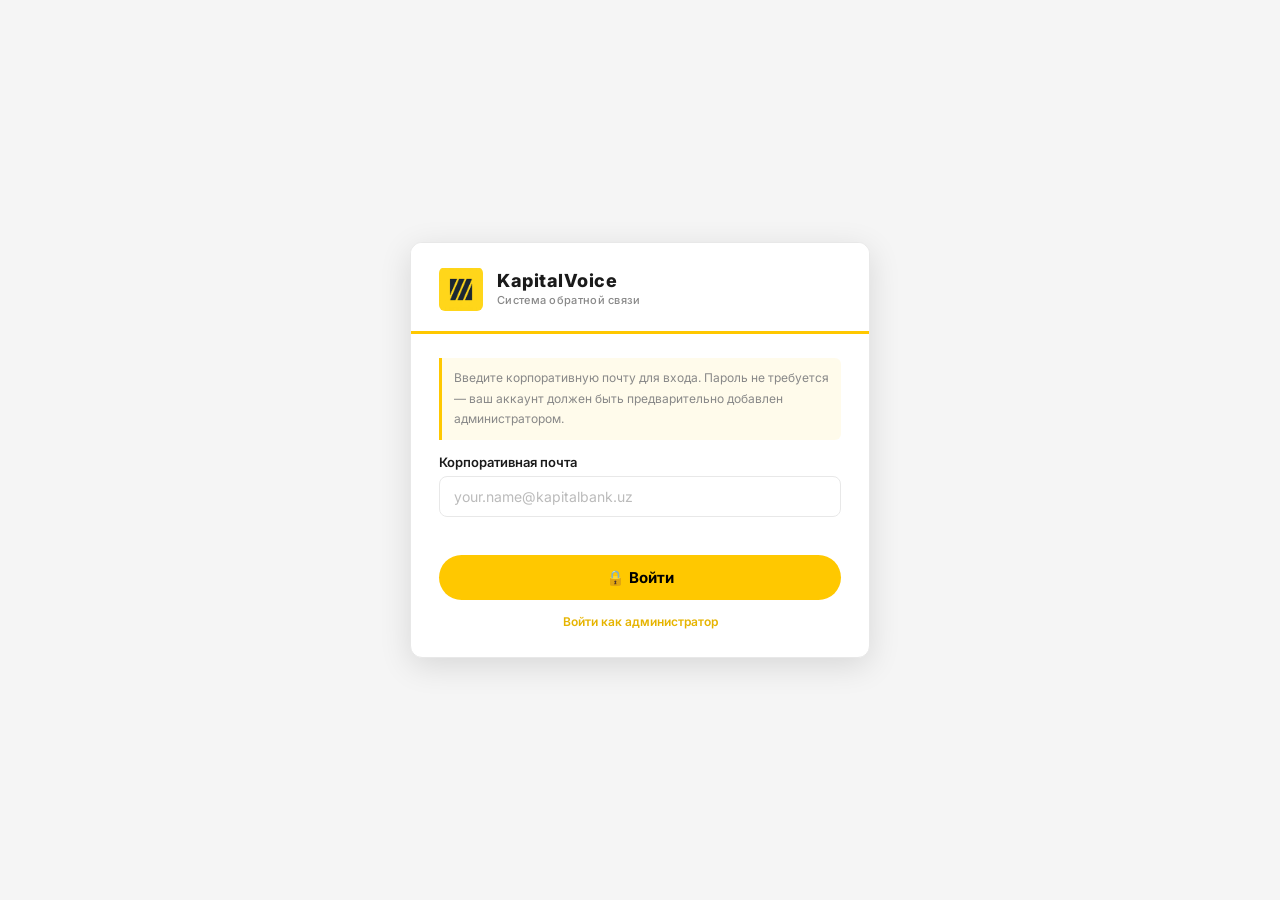
<file: forms.html>
<!DOCTYPE html>
<html lang="ru">
<head>
<meta charset="UTF-8">
<meta name="viewport" content="width=device-width,initial-scale=1,maximum-scale=1">
<title>KapitalVoice — Опросы и тесты</title>
<link rel="icon" id="favicon" href="">
<link href="https://fonts.googleapis.com/css2?family=Inter:wght@300;400;500;600;700;800&family=IBM+Plex+Mono:wght@400;600&display=swap" rel="stylesheet">
<link rel="stylesheet" href="kapitalvoice.css">
<style>
.done-badge{display:inline-flex;align-items:center;gap:5px;padding:4px 12px;border-radius:20px;font-size:12px;font-weight:700;background:rgba(46,125,50,.1);color:var(--ok);border:1.5px solid rgba(46,125,50,.3)}
.card-done{opacity:.82;pointer-events:none}
.card-done .cpbtn{background:var(--ok);cursor:default}

.home-card-row{display:flex;align-items:center;justify-content:space-between;gap:12px;padding:14px 16px}
@media(max-width:480px){
  .home-card-row{flex-direction:column;align-items:flex-start}
  .home-card-row .bny{width:100%!important;margin-top:8px}
}
</style>
</head>
<body>

<div id="app">
  <header>
    <button class="menu-toggle" id="menu-toggle"><span></span><span></span><span></span></button>
    <div class="hlog">
      <img class="hli" id="logo-img" src="" alt="KB">
      <div>
        <div class="hln">KapitalVoice</div>
        <div class="hls">Kapital Bank</div>
      </div>
    </div>
    <div class="hr2">
      <div class="ub" id="u-btn">
        <div class="rd u"></div>
        <span id="u-nm"></span>
        <span class="role-badge user">USER</span>
      </div>
      <button class="hb" onclick="togTheme()" title="Тема">&#9788;</button>
      <button class="hb" onclick="kvLogout('index.html')">&#8594;</button>
    </div>
  </header>

  <div class="layout">
    <div class="sb">
      <div class="sbt">
        <div class="sblab">Меню</div>
        <div class="lf">
          <button class="lb on" onclick="showView('home')">
            <span>&#127968;</span><span class="lb-txt">Главная</span>
          </button>
          <button class="lb" onclick="showView('surveys')">
            <span>&#128203;</span><span class="lb-txt">Опросы</span><span class="bdg" id="sb-sq-cnt">0</span>
          </button>
          <button class="lb" onclick="showView('quizzes')">
            <span>&#127942;</span><span class="lb-txt">Тесты</span><span class="bdg" id="sb-qz-cnt">0</span>
          </button>
          <div class="hdiv"></div>
          <button class="lb" onclick="window.location.href='feedback.html'">
            <span>&#9993;</span><span class="lb-txt">Написать обращение</span>
          </button>
        </div>
      </div>
    </div>

    <div class="main" id="main-content"></div>
  </div>
</div>


<div class="overlay" id="ov-take">
  <div class="modal" id="modal-take">
    <div class="mh">
      <div class="mh-t" id="take-title">Опрос</div>
      <button class="close-btn" onclick="closeModal('ov-take')">✕</button>
    </div>
    <div class="mb" id="take-body"></div>
    <div class="mf">
      <button class="bng" onclick="closeModal('ov-take')">Отмена</button>
      <button class="bny" style="width:auto;padding:11px 24px;font-size:14px" onclick="submitResponse()">Отправить ответ</button>
    </div>
  </div>
</div>

<div id="toast"></div>

<script src="config.js"></script>
<script>
var ME = null;
var CURRENT_VIEW = 'home';
var TAKING = null;

document.getElementById('logo-img').src = KV_LOGO;
document.getElementById('favicon').href = KV_LOGO;
kvInitTheme();
kvBindOverlayClose();

(function(){
  ME = kvRequireAuth(null);
  if (!ME) return;
  document.getElementById('u-nm').textContent = ME.name || ME.email;
  showView('home');
  kvInitMobileMenu();
})();

function showView(v) {
  CURRENT_VIEW = v;
  document.querySelectorAll('.lb').forEach(function(b){ b.classList.remove('on'); });
  var btnMap = {'home':0,'surveys':1,'quizzes':2};
  var lbs = document.querySelectorAll('.lf .lb');
  if (btnMap[v] !== undefined && lbs[btnMap[v]]) lbs[btnMap[v]].classList.add('on');
  var mc = document.getElementById('main-content');
  switch(v) {
    case 'home': renderHome(mc); break;
    case 'surveys': renderForms(mc, 'survey'); break;
    case 'quizzes': renderForms(mc, 'quiz'); break;
  }
}

function renderHome(mc) {
  mc.innerHTML =
    '<div style="max-width:640px">'+
    '<div style="margin-bottom:20px">'+
    '<div style="font-size:22px;font-weight:800;color:var(--dark);margin-bottom:6px">Добро пожаловать в KapitalVoice</div>'+
    '<div style="font-size:14px;color:var(--muted);line-height:1.7">Здесь вы можете пройти опросы и тесты, а также <a class="tl2" href="feedback.html">отправить обращение</a> руководству.</div>'+
    '</div>'+
    '<div class="mon" style="grid-template-columns:repeat(3,1fr);margin-bottom:24px">'+
    '<div class="mc"><div class="mcl">Доступно опросов</div><div class="mcv" id="h-sq">-</div><div class="mcs">Ждут участия</div></div>'+
    '<div class="mc"><div class="mcl">Доступно тестов</div><div class="mcv" id="h-qz">-</div><div class="mcs">Проверьте знания</div></div>'+
    '<div class="mc"><div class="mcl">Мои ответы</div><div class="mcv" id="h-my">-</div><div class="mcs">Всего отправлено</div></div>'+
    '</div>'+
    '<div id="home-new-section"></div>'+
    '</div>';


  Promise.all([
    sbFetch('kv_forms?is_active=eq.true&type=eq.survey&select=*&order=created_at.desc').then(function(r){return r.json()}),
    sbFetch('kv_forms?is_active=eq.true&type=eq.quiz&select=*&order=created_at.desc').then(function(r){return r.json()}),
    sbFetch('kv_responses?user_email=eq.'+encodeURIComponent(ME.email)+'&select=form_id').then(function(r){return r.json()})
  ]).then(function(res){
    var surveys = res[0] || [];
    var quizzes = res[1] || [];
    var done = res[2] || [];
    var doneIds = done.map(function(x){return x.form_id;});

    document.getElementById('h-sq').textContent = surveys.length;
    document.getElementById('h-qz').textContent = quizzes.length;
    setEl('sb-sq-cnt', surveys.length);
    setEl('sb-qz-cnt', quizzes.length);


    sbFetch('kv_responses?user_email=eq.'+encodeURIComponent(ME.email)+'&select=id')
      .then(function(r){return r.json()}).then(function(d){document.getElementById('h-my').textContent=d.length;}).catch(function(){});


    var newSurveys = surveys.filter(function(f){ return doneIds.indexOf(f.id) === -1; });
    var newQuizzes = quizzes.filter(function(f){ return doneIds.indexOf(f.id) === -1; });
    var allNew = newSurveys.map(function(f){ return {f:f, type:'survey'}; })
                  .concat(newQuizzes.map(function(f){ return {f:f, type:'quiz'}; }));
 
    allNew.sort(function(a,b){ return new Date(b.f.created_at)-new Date(a.f.created_at); });

    var sec = document.getElementById('home-new-section');
    if (!sec) return;

    if (!allNew.length) {
      sec.innerHTML = '<div style="padding:20px;text-align:center;color:var(--muted);font-size:14px">&#10003; Вы прошли все доступные опросы и тесты</div>';
      return;
    }

    var html = '<div style="font-size:15px;font-weight:700;color:var(--dark);margin-bottom:12px">&#128276; Новые для вас</div>';
    html += '<div class="cg" style="grid-template-columns:1fr">';
    allNew.forEach(function(item){
      var f = item.f;
      var type = item.type;
      var isSurvey = type === 'survey';
      var qCount = (f.questions||[]).length;
      html +=
        '<div class="card home-card-row">'+
        '<div style="min-width:0">'+
        '<div style="display:flex;align-items:center;gap:8px;margin-bottom:4px">'+
        '<span class="lt '+(isSurvey?'lt-s':'lt-q')+'">'+(isSurvey?'&#128203; Опрос':'&#127942; Тест')+'</span>'+
        '<span style="font-size:11px;color:var(--muted)">&#10067; '+qCount+' вопр.</span>'+
        '</div>'+
        '<div style="font-size:14px;font-weight:700;color:var(--dark);white-space:nowrap;overflow:hidden;text-overflow:ellipsis">'+esc(f.title)+'</div>'+
        (f.description ? '<div style="font-size:12px;color:var(--muted);margin-top:2px;white-space:nowrap;overflow:hidden;text-overflow:ellipsis">'+esc(f.description)+'</div>' : '')+
        '</div>'+
        '<button class="bny home-start-btn" data-fid="'+f.id+'" style="width:auto;padding:9px 20px;font-size:13px;white-space:nowrap;flex-shrink:0">Начать &#8594;</button>'+
        '</div>';
    });
    html += '</div>';
    sec.innerHTML = html;


    sec.addEventListener('click', function(e){
      var btn = e.target.closest('.home-start-btn');
      if (btn) openTake(btn.dataset.fid);
    });

  }).catch(function(){
    document.getElementById('h-sq').textContent = '?';
    document.getElementById('h-qz').textContent = '?';
  });
}

function renderForms(mc, type) {
  var label = type === 'survey' ? 'Опросы' : 'Тесты';
  mc.innerHTML = '<div class="ctrl" style="margin-bottom:14px"><div class="vtit">'+label+'</div></div><div class="cg" id="forms-grid"><div class="es"><div class="ei">&#128203;</div><div>Загрузка...</div></div></div>';

  Promise.all([
    sbFetch('kv_forms?is_active=eq.true&type=eq.'+type+'&select=*&order=created_at.desc').then(function(r){return r.json()}),
    sbFetch('kv_responses?user_email=eq.'+encodeURIComponent(ME.email)+'&select=form_id').then(function(r){return r.json()})
  ]).then(function(results){
    var forms = results[0] || [];
    var done = results[1] || [];
    var g = document.getElementById('forms-grid');
    if (!g) return;
    if (!forms.length) { g.innerHTML='<div class="es"><div class="ei">&#128203;</div><div>Нет доступных '+(type==='survey'?'опросов':'тестов')+'</div></div>'; return; }

    var doneIds = done.map(function(x){return x.form_id;});

    g.innerHTML = forms.map(function(f){
      var isDone = doneIds.indexOf(f.id) !== -1;
      var q = (f.questions||[]).length;
    
      var cardClass = isDone ? 'card card-done' : 'card';
      var btnHtml = isDone
        ? '<span class="done-badge">&#10003; Пройдено</span>'
        : '<button class="cpbtn" onclick=\'openTake("'+f.id+'")\'>Начать</button>';
      return '<div class="'+cardClass+'">'+
        '<span class="lt '+(type==='survey'?'lt-s':'lt-q')+'">'+(type==='survey'?'&#128203; Опрос':'&#127942; Тест')+'</span>'+
        '<div class="ctt">'+esc(f.title)+'</div>'+
        '<div class="cpr">'+esc(f.description||'')+'</div>'+
        '<div class="cmeta"><span class="cpcnt">&#10067; '+q+' вопр.</span>'+(f.created_at?'<span class="cdt">'+fmtDate(f.created_at)+'</span>':'')+'<div style="margin-left:auto">'+btnHtml+'</div></div>'+
        '</div>';
    }).join('');
  }).catch(function(){
    var g = document.getElementById('forms-grid');
    if (g) g.innerHTML='<div class="es"><div class="ei">&#9888;</div><div>Ошибка загрузки</div></div>';
  });
}

var FORMS_CACHE = {};

function openTake(formId) {
  function doOpen(f) {
    TAKING = f;
    document.getElementById('take-title').textContent = f.title;
    var qs = f.questions || [];
    var body = '';
    qs.forEach(function(q, i) {
      body += '<div class="detail-q"><div class="detail-q-text">'+(i+1)+'. '+esc(q.text)+'</div>';
      if (q.type === 'text') {
        body += '<textarea class="fta" id="ans-'+i+'" placeholder="Введите ваш ответ..." style="min-height:80px;margin-top:4px"></textarea>';
      } else if (q.type === 'single') {
        q.options.forEach(function(opt, oi) {
          body += '<label style="display:flex;align-items:center;gap:8px;padding:8px 10px;border:1.5px solid var(--border);border-radius:var(--radius-xs);margin-top:4px;cursor:pointer;transition:border-color .14s"><input type="radio" name="ans-'+i+'" value="'+oi+'" style="accent-color:var(--y)"> '+esc(opt.text)+'</label>';
        });
      } else if (q.type === 'multi') {
        q.options.forEach(function(opt, oi) {
          body += '<label style="display:flex;align-items:center;gap:8px;padding:8px 10px;border:1.5px solid var(--border);border-radius:var(--radius-xs);margin-top:4px;cursor:pointer"><input type="checkbox" data-q="'+i+'" data-oi="'+oi+'" style="accent-color:var(--y)"> '+esc(opt.text)+'</label>';
        });
      }
      body += '</div>';
    });
    document.getElementById('take-body').innerHTML = body;
    openModal('ov-take');
  }

  if (FORMS_CACHE[formId]) { doOpen(FORMS_CACHE[formId]); return; }
  sbFetch('kv_forms?id=eq.'+formId+'&select=*').then(function(r){return r.json()}).then(function(arr){
    if (arr && arr[0]) { FORMS_CACHE[formId] = arr[0]; doOpen(arr[0]); }
  }).catch(function(){ toast('Ошибка загрузки формы', 'err'); });
}

function submitResponse() {
  if (!TAKING) return;
  var f = TAKING;
  var qs = f.questions || [];
  var answers = [];

  for (var i = 0; i < qs.length; i++) {
    var q = qs[i];
    var ans = {};
    if (q.type === 'text') {
      var ta = document.getElementById('ans-'+i);
      ans.value = ta ? ta.value.trim() : '';
    } else if (q.type === 'single') {
      var r = document.querySelector('input[name="ans-'+i+'"]:checked');
      ans.value = r ? parseInt(r.value) : null;
    } else if (q.type === 'multi') {
      var checked = document.querySelectorAll('input[data-q="'+i+'"]:checked');
      ans.value = Array.from(checked).map(function(c){return parseInt(c.dataset.oi);});
    }
    answers.push(ans);
  }

  var score = null, maxScore = null;
  if (f.type === 'quiz') {
    maxScore = 0; score = 0;
    qs.forEach(function(q, i) {
      if (q.type === 'single' && q.options) {
        maxScore++;
        var correct = q.options.findIndex(function(o){return o.correct;});
        if (correct !== -1 && answers[i].value === correct) score++;
      } else if (q.type === 'multi' && q.options) {
        maxScore++;
        var correctSet = q.options.map(function(o,oi){return o.correct?oi:null;}).filter(function(x){return x!==null;});
        var ansv = answers[i].value || [];
        if (correctSet.length === ansv.length && correctSet.every(function(x){return ansv.indexOf(x)!==-1;})) score++;
      }
    });
  }

  var payload = {
    form_id: f.id,
    user_email: ME.email,
    user_name: ME.name || ME.email,
    is_anonymous: false,
    answers: answers,
    score: score,
    max_score: maxScore
  };

  sbFetch('kv_responses', {method:'POST', body:JSON.stringify(payload)})
    .then(function(r) {
      if (r.ok) {
        closeModal('ov-take');
        var msg = f.type === 'quiz' && maxScore ? 'Результат: '+score+' из '+maxScore+' ('+ Math.round(score/maxScore*100)+'%)' : 'Ответ отправлен!';
        toast(msg, 'ok');
        if (CURRENT_VIEW === 'surveys' || CURRENT_VIEW === 'quizzes') showView(CURRENT_VIEW);
      } else { toast('Ошибка отправки', 'err'); }
    }).catch(function(){ toast('Ошибка соединения', 'err'); });
}
</script>
</body>
</html>
</file>
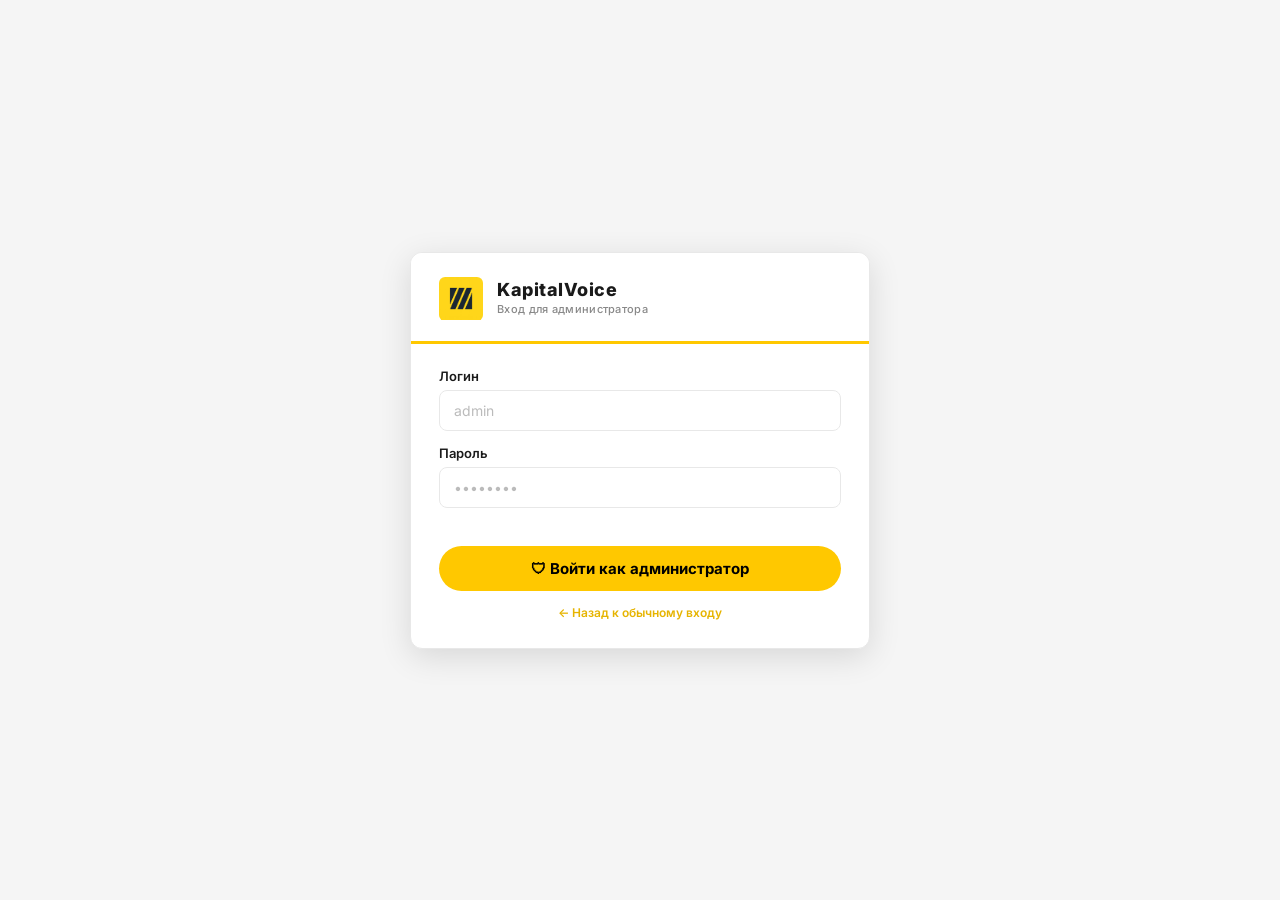
<file: login-admin.html>
<!DOCTYPE html>
<html lang="ru">
<head>
<meta charset="UTF-8">
<meta name="viewport" content="width=device-width,initial-scale=1,maximum-scale=1">
<title>KapitalVoice — Вход для администратора</title>
<link rel="icon" id="favicon" href="">
<link href="https://fonts.googleapis.com/css2?family=Inter:wght@300;400;500;600;700;800&family=IBM+Plex+Mono:wght@400;600&display=swap" rel="stylesheet">
<link rel="stylesheet" href="kapitalvoice.css">
</head>
<body>

<div class="screen on" id="screen-admin-auth">
  <div class="aw">
    <div class="ac">
      <div class="ah">
        <img class="ali" id="logo-img" src="" alt="KB">
        <div>
          <div class="abn">KapitalVoice</div>
          <div class="abs">Вход для администратора</div>
        </div>
      </div>
      <div class="abody">
        <label class="fl">Логин</label>
        <input class="fi" id="adm-login" type="text" placeholder="admin" autocomplete="username">
        <label class="fl">Пароль</label>
        <input class="fi" id="adm-pass" type="password" placeholder="••••••••" autocomplete="current-password">
        <div class="err" id="adm-err"></div>
        <button class="bny" onclick="doAdminLogin()">&#128737; Войти как администратор</button>
        <div class="admin-link">
          <a class="tl2" href="index.html">&#8592; Назад к обычному входу</a>
        </div>
      </div>
    </div>
  </div>
</div>

<div id="toast"></div>

<script src="config.js"></script>
<script>
document.getElementById('logo-img').src = KV_LOGO;
document.getElementById('favicon').href = KV_LOGO;
kvInitTheme();

(function(){
  var me = kvGetMe();
  if (me) {
    window.location.href = me.role === 'admin' ? 'admin.html' : 'forms.html';
  }
})();

function doAdminLogin() {
  var login = document.getElementById('adm-login').value.trim();
  var pass = document.getElementById('adm-pass').value;
  var err = document.getElementById('adm-err');
  err.textContent = '';
  if (!login || !pass) { err.textContent = 'Заполните логин и пароль'; return; }

  sbFetch('kv_users?login=eq.' + encodeURIComponent(login) + '&pass=eq.' + encodeURIComponent(pass) + '&role=eq.admin&select=*')
    .then(function(r) { return r.json(); })
    .then(function(d) {
      if (!d || !d.length) { err.textContent = 'Неверный логин или пароль'; return; }
      kvSetMe(d[0]);
      window.location.href = 'admin.html';
    })
    .catch(function() { err.textContent = 'Ошибка соединения с базой данных'; });
}

document.getElementById('adm-pass').addEventListener('keydown', function(e) { if (e.key === 'Enter') doAdminLogin(); });
</script>
</body>
</html>
</file>
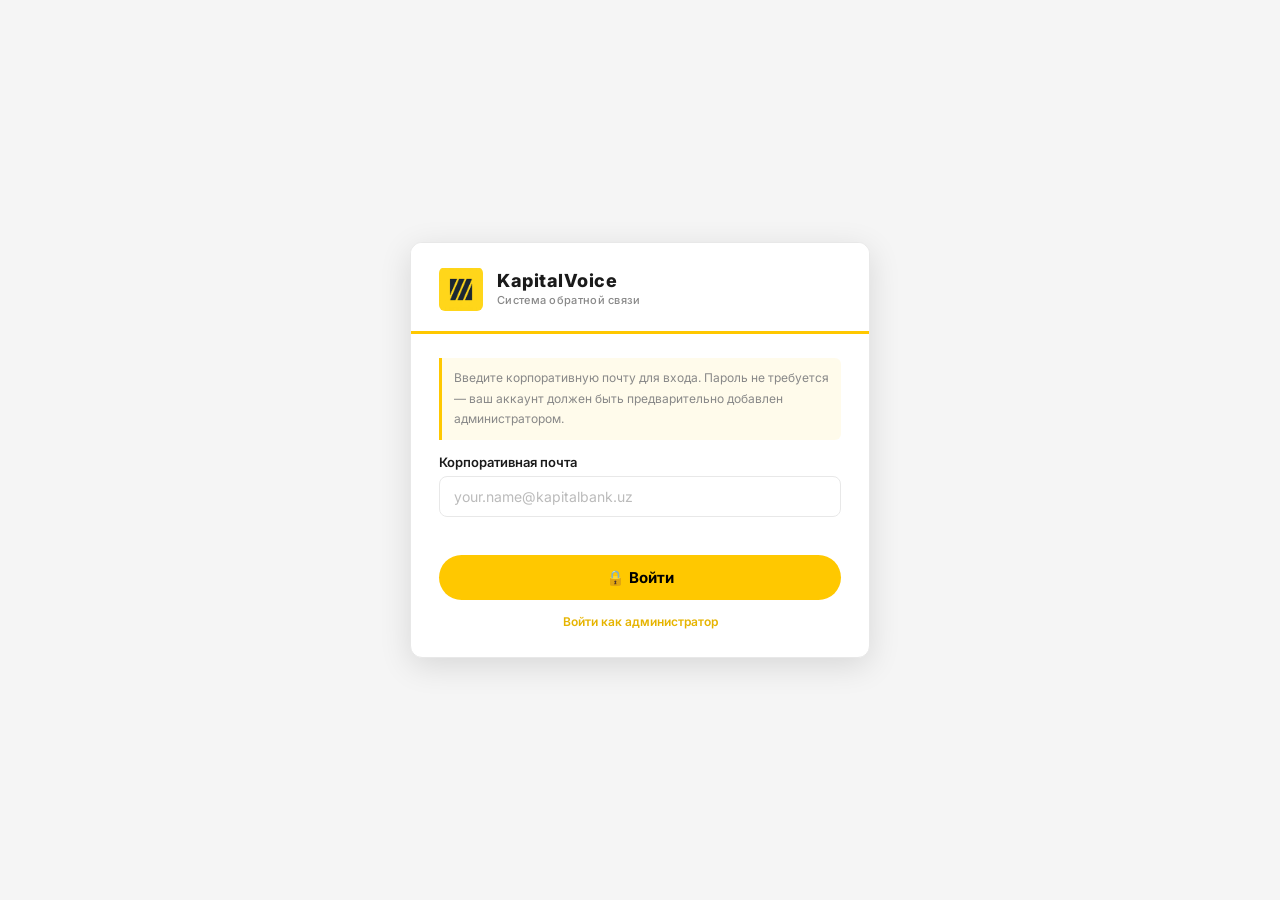
<file: login-employee.html>
<!DOCTYPE html>
<html lang="ru">
<head>
<meta charset="UTF-8">
<meta name="viewport" content="width=device-width,initial-scale=1,maximum-scale=1">
<title>KapitalVoice — Вход</title>
<link rel="icon" id="favicon" href="">
<link href="https://fonts.googleapis.com/css2?family=Inter:wght@300;400;500;600;700;800&family=IBM+Plex+Mono:wght@400;600&display=swap" rel="stylesheet">
<link rel="stylesheet" href="kapitalvoice.css">
</head>
<body>

<!-- ===== ВХОД СОТРУДНИКА (только почта) ===== -->
<div class="screen on" id="screen-auth">
  <div class="aw">
    <div class="ac">
      <div class="ah">
        <img class="ali" id="logo-img" src="" alt="KB">
        <div>
          <div class="abn">KapitalVoice</div>
          <div class="abs">Система обратной связи</div>
        </div>
      </div>
      <div class="abody">
        <div class="setup-note">Введите корпоративную почту для входа. Пароль не требуется — ваш аккаунт должен быть предварительно добавлен администратором.</div>
        <label class="fl">Корпоративная почта</label>
        <input class="fi" id="a-email" type="email" placeholder="your.name@kapitalbank.uz" autocomplete="email">
        <div class="err" id="a-err"></div>
        <button class="bny" onclick="doLogin()">&#128274; Войти</button>
        <div class="admin-link">
          <a class="tl2" href="login-admin.html">Войти как администратор</a>
        </div>
      </div>
    </div>
  </div>
</div>

<div id="toast"></div>

<script src="config.js"></script>
<script>
document.getElementById('logo-img').src = KV_LOGO;
document.getElementById('favicon').href = KV_LOGO;
kvInitTheme();

// Если пользователь уже вошёл — сразу перенаправляем
(function(){
  var me = kvGetMe();
  if (me) {
    window.location.href = me.role === 'admin' ? 'admin.html' : 'forms.html';
  }
})();

function doLogin() {
  var email = document.getElementById('a-email').value.trim().toLowerCase();
  var err = document.getElementById('a-err');
  err.textContent = '';
  if (!email) { err.textContent = 'Введите почту'; return; }

  sbFetch('kv_users?email=eq.' + encodeURIComponent(email) + '&select=*')
    .then(function(r) { return r.json(); })
    .then(function(d) {
      if (!d || !d.length) { err.textContent = 'Такая почта не найдена. Обратитесь к администратору.'; return; }
      var user = d[0];
      if (user.role === 'admin') {
        err.textContent = 'Этот аккаунт — администратор. Используйте вход для администратора.';
        return;
      }
      kvSetMe(user);
      window.location.href = 'forms.html';
    })
    .catch(function() { err.textContent = 'Ошибка соединения с базой данных'; });
}

document.getElementById('a-email').addEventListener('keydown', function(e) { if (e.key === 'Enter') doLogin(); });
</script>
</body>
</html>
</file>
<file: kapitalvoice.css>
:root{
  --bg:#f5f5f5;--card:#ffffff;--card2:#f8f8f8;--border:#e8e8e8;--border2:#d0d0d0;
  --dark:#1a1a1a;--dark2:#222222;
  --y:#FFC800;--y2:#FFD740;--yd:#e6b400;--ydk:#b38c00;
  --text:#1a1a1a;--muted:#888;--muted2:#bbb;
  --danger:#d32f2f;--ok:#2e7d32;
  --shadow:0 2px 8px rgba(0,0,0,.06);--shadow2:0 8px 32px rgba(0,0,0,.12);
  --radius:12px;--radius-sm:8px;--radius-xs:6px;
}
.dk{
  --bg:#111;--card:#1e1e1e;--card2:#252525;--border:#333;--border2:#444;
  --text:#f0f0f0;--muted:#777;--muted2:#555;
  --shadow:0 2px 10px rgba(0,0,0,.4);--shadow2:0 8px 32px rgba(0,0,0,.6);
}
*{margin:0;padding:0;box-sizing:border-box;-webkit-tap-highlight-color:transparent}
body{background:var(--bg);color:var(--text);font-family:"Inter",sans-serif;min-height:100vh;overflow-x:hidden;transition:background .25s,color .25s}


.screen{position:fixed;inset:0;z-index:500;display:none;align-items:center;justify-content:center;background:var(--bg);padding:16px;overflow-y:auto}
.screen.on{display:flex}
.aw{width:100%;max-width:460px;margin:auto}
.ac{background:var(--card);border:1px solid var(--border);border-radius:var(--radius);overflow:hidden;box-shadow:var(--shadow2);animation:fup .3s ease}
.ah{background:#fff;padding:24px 28px 20px;display:flex;align-items:center;gap:14px;border-bottom:3px solid var(--y)}
.dk .ah{background:#1e1e1e}
.ali{width:44px;height:44px;object-fit:contain;border-radius:6px}
.abn{font-size:18px;font-weight:800;letter-spacing:.5px;color:var(--dark);line-height:1}
.dk .abn{color:#fff}
.abs{font-size:11px;color:var(--muted);margin-top:3px;font-weight:500;letter-spacing:.3px}
.abody{padding:24px 28px 28px}
@keyframes fup{from{opacity:0;transform:translateY(16px)}to{opacity:1;transform:translateY(0)}}


.fl{font-size:13px;font-weight:600;color:var(--text);display:block;margin-bottom:6px}
.fi,.fsl,.fta{width:100%;background:#fff;border:1.5px solid var(--border);border-radius:var(--radius-sm);padding:11px 14px;color:var(--text);font-family:"Inter",sans-serif;font-size:14px;outline:none;transition:border-color .2s,box-shadow .2s;margin-bottom:14px}
.dk .fi,.dk .fsl,.dk .fta{background:var(--card2)}
.fi:focus,.fsl:focus,.fta:focus{border-color:var(--y);box-shadow:0 0 0 3px rgba(255,200,0,.15)}
.fi::placeholder,.fta::placeholder{color:var(--muted2)}
.fta{min-height:120px;resize:vertical;line-height:1.7;margin-bottom:0}
.fsl{cursor:pointer;appearance:none;background-image:url("data:image/svg+xml,%3Csvg xmlns='http://www.w3.org/2000/svg' width='10' height='6'%3E%3Cpath d='M0 0l5 6 5-6z' fill='%23888'/%3E%3C/svg%3E");background-repeat:no-repeat;background-position:right 12px center;background-color:#fff;padding-right:30px}
.dk .fsl{background-color:var(--card2)}


.btn{display:inline-flex;align-items:center;justify-content:center;gap:6px;padding:11px 20px;border-radius:50px;border:none;font-family:"Inter",sans-serif;font-size:14px;font-weight:600;cursor:pointer;letter-spacing:.2px;transition:all .18s;white-space:nowrap}
.bny{background:var(--y);color:#000;width:100%;font-size:15px;padding:13px;border-radius:50px;border:none;font-family:"Inter",sans-serif;font-weight:700;cursor:pointer;transition:all .18s;display:flex;align-items:center;justify-content:center;gap:6px;margin-top:4px}
.bny:hover{background:var(--y2);box-shadow:0 4px 18px rgba(255,200,0,.45);transform:translateY(-1px)}
.bndk{background:var(--dark2);color:#fff;border:none;border-radius:50px;padding:11px 20px;font-family:"Inter",sans-serif;font-size:14px;font-weight:600;cursor:pointer;transition:all .18s;display:inline-flex;align-items:center;gap:6px}
.bndk:hover{background:#000;transform:translateY(-1px)}
.bng{background:#fff;border:1.5px solid var(--border2);color:var(--muted);font-size:12px;padding:8px 14px;border-radius:50px;font-family:"Inter",sans-serif;font-weight:600;cursor:pointer;transition:all .18s;display:inline-flex;align-items:center;gap:5px}
.dk .bng{background:var(--card2)}
.bng:hover{border-color:var(--text);color:var(--text)}
.bndg{background:rgba(211,47,47,.06);border:1.5px solid rgba(211,47,47,.3);color:var(--danger);padding:8px 14px;font-size:12px;border-radius:50px;font-family:"Inter",sans-serif;font-weight:600;cursor:pointer;transition:all .18s;display:inline-flex;align-items:center;gap:5px}
.bndg:hover{background:rgba(211,47,47,.1)}
.bsm{padding:5px 9px;font-size:11px}
.bnok{background:var(--dark2);color:#fff;padding:8px 14px;font-size:12px;border-radius:50px;border:none;font-family:"Inter",sans-serif;font-weight:600;cursor:pointer;transition:all .18s;display:inline-flex;align-items:center;gap:5px}
.bnok:hover{background:#000}
.err{color:var(--danger);font-size:12px;margin-top:4px;min-height:16px}
.hdiv{border:none;border-top:1px solid var(--border);margin:14px 0}
.tl2{color:var(--yd);cursor:pointer;font-size:12px;font-weight:600;text-decoration:none}
.tl2:hover{text-decoration:underline}
.admin-link{text-align:center;margin-top:14px;font-size:12px;color:var(--muted)}


header{position:sticky;top:0;z-index:100;background:#fff;border-bottom:3px solid var(--y);padding:0 20px;display:flex;align-items:center;justify-content:space-between;height:58px;box-shadow:0 2px 8px rgba(0,0,0,.06)}
.dk header{background:#1a1a1a}
.hlog{display:flex;align-items:center;gap:10px;text-decoration:none}
.hli{width:32px;height:32px;object-fit:contain;border-radius:5px}
.hln{font-size:15px;font-weight:800;letter-spacing:.5px;color:var(--dark)}
.dk .hln{color:#fff}
.hls{font-size:10px;color:var(--muted);margin-top:1px;letter-spacing:.3px}
.hr2{display:flex;align-items:center;gap:8px}
.ub{display:flex;align-items:center;gap:6px;padding:6px 12px;background:rgba(255,200,0,.1);border:1.5px solid rgba(255,200,0,.4);border-radius:50px;font-size:12px;cursor:pointer;color:var(--dark);font-weight:600;transition:all .14s}
.ub:hover{border-color:var(--y);background:rgba(255,200,0,.2)}
.rd{width:7px;height:7px;border-radius:50%;flex-shrink:0}
.rd.ra{background:var(--y)}.rd.u{background:#7c8cff}
.hb{padding:6px 10px;background:transparent;border:1.5px solid var(--border);border-radius:var(--radius-sm);color:var(--muted);font-size:14px;cursor:pointer;transition:all .14s;font-family:"Inter",sans-serif}
.hb:hover{border-color:var(--y);color:var(--dark)}
.dk .hb:hover{color:var(--y)}
.role-badge{font-size:10px;font-weight:700;padding:3px 8px;border-radius:20px;letter-spacing:.5px}
.role-badge.admin{background:rgba(255,200,0,.2);color:var(--yd);border:1px solid rgba(255,200,0,.4)}
.role-badge.user{background:rgba(124,140,255,.15);color:#4a5fc1;border:1px solid rgba(124,140,255,.3)}

.menu-toggle{display:none;flex-direction:column;justify-content:center;gap:4px;width:34px;height:34px;background:transparent;border:1.5px solid var(--border);border-radius:var(--radius-sm);cursor:pointer;padding:0}
.menu-toggle span{display:block;width:16px;height:2px;background:var(--text);margin:0 auto;border-radius:2px;transition:transform .2s,opacity .2s}
.menu-toggle.on span:nth-child(1){transform:translateY(6px) rotate(45deg)}
.menu-toggle.on span:nth-child(2){opacity:0}
.menu-toggle.on span:nth-child(3){transform:translateY(-6px) rotate(-45deg)}
.sb-overlay{display:none;position:fixed;inset:58px 0 0 0;background:rgba(0,0,0,.45);z-index:90}
.sb-overlay.on{display:block}


.layout{display:grid;grid-template-columns:258px 1fr;min-height:calc(100vh - 58px)}
.sb{background:var(--card);border-right:1px solid var(--border);display:flex;flex-direction:column;position:sticky;top:58px;height:calc(100vh - 58px);overflow-y:auto;z-index:95;transition:transform .22s ease}
.sbt{padding:14px}
.sblab{font-size:10px;font-weight:700;color:var(--muted);margin-bottom:6px;padding-top:12px;text-transform:uppercase;letter-spacing:.8px}
.lf{display:flex;flex-direction:column;gap:2px}
.lb{display:flex;align-items:center;gap:8px;padding:8px 10px;border-radius:var(--radius-sm);border:1.5px solid transparent;background:transparent;color:var(--muted);cursor:pointer;font-family:"Inter",sans-serif;font-size:13px;transition:all .12s;text-align:left;width:100%;overflow:hidden}
.lb:hover{background:var(--card2);color:var(--text)}
.lb.on{background:rgba(255,200,0,.12);border-color:rgba(255,200,0,.4);color:var(--dark);font-weight:600}
.dk .lb.on{color:var(--y)}
.lb-txt{flex:1;min-width:0;overflow:hidden;text-overflow:ellipsis;white-space:nowrap}
.bdg{margin-left:auto;background:var(--border);padding:2px 7px;border-radius:20px;font-size:10px;font-family:"IBM Plex Mono",monospace;flex-shrink:0}
.lb.on .bdg{background:rgba(255,200,0,.2);color:var(--yd)}
.sbsec{padding:0 14px 12px;border-bottom:1px solid var(--border)}
.sbbtn{margin:10px 14px;padding:10px 14px;background:var(--y);color:#000;border:none;border-radius:50px;font-family:"Inter",sans-serif;font-size:12px;font-weight:700;cursor:pointer;transition:all .14s;display:flex;align-items:center;justify-content:center;gap:6px;letter-spacing:.3px}
.sbbtn:hover{background:var(--y2);transform:translateY(-1px)}

.main{padding:20px;display:flex;flex-direction:column;gap:14px;background:var(--bg)}
.mon{display:grid;grid-template-columns:repeat(4,1fr);gap:10px}
.mc{background:var(--card);border:1.5px solid var(--border);border-radius:var(--radius);padding:16px;position:relative;overflow:hidden;box-shadow:var(--shadow);transition:transform .14s}
.mc:hover{transform:translateY(-2px)}
.mc::after{content:"";position:absolute;bottom:0;left:0;right:0;height:3px;background:var(--y);border-radius:0 0 var(--radius) var(--radius)}
.mcl{font-size:10px;font-weight:700;color:var(--muted);letter-spacing:.8px;text-transform:uppercase;margin-bottom:6px}
.mcv{font-size:28px;font-weight:800;color:var(--dark);line-height:1;margin-bottom:2px}
.dk .mcv{color:#fff}
.mcs{font-size:11px;color:var(--muted)}
.ctrl{display:flex;align-items:center;justify-content:space-between;gap:10px;flex-wrap:wrap}
.vtit{font-size:17px;font-weight:700;color:var(--dark)}
.dk .vtit{color:#fff}
.cr{display:flex;align-items:center;gap:6px}


.cg{display:grid;grid-template-columns:repeat(auto-fill,minmax(280px,1fr));gap:12px}
.card{background:var(--card);border:1.5px solid var(--border);border-radius:var(--radius);padding:16px;cursor:pointer;transition:all .18s;position:relative;overflow:hidden;box-shadow:var(--shadow)}
.card::before{content:"";position:absolute;left:0;top:0;bottom:0;width:3px;background:var(--y);opacity:0;transition:opacity .14s;border-radius:var(--radius) 0 0 var(--radius)}
.card:hover{border-color:var(--y);transform:translateY(-2px);box-shadow:0 6px 24px rgba(0,0,0,.1)}
.card:hover::before{opacity:1}
.lt{display:inline-flex;align-items:center;gap:4px;padding:2px 9px;border-radius:20px;font-size:10px;font-weight:700;margin-bottom:8px;border:1px solid;letter-spacing:.3px}
.lt-s{color:#c62828;border-color:rgba(198,40,40,.25);background:rgba(198,40,40,.07)}
.lt-q{color:#1a3a99;border-color:rgba(26,58,153,.2);background:rgba(26,58,153,.07)}
.lt-m{color:#1a6e35;border-color:rgba(26,110,53,.2);background:rgba(26,110,53,.07)}
.lt-a{color:#7a5800;border-color:rgba(122,88,0,.3);background:rgba(255,200,0,.12)}
.ctt{font-size:14px;font-weight:600;margin-bottom:5px;line-height:1.35;color:var(--text)}
.cpr{font-size:12px;color:var(--muted);line-height:1.6;display:-webkit-box;-webkit-line-clamp:2;-webkit-box-orient:vertical;overflow:hidden;margin-bottom:10px}
.cmeta{display:flex;align-items:center;gap:5px;flex-wrap:wrap;margin-top:6px;padding-top:8px;border-top:1px solid var(--border)}
.cdt{font-size:10px;color:var(--muted);margin-left:auto}
.cpcnt{font-size:10px;color:var(--muted);display:flex;align-items:center;gap:3px}
.cpbtn{background:var(--y);color:#000;border:none;border-radius:50px;font-size:11px;font-family:"Inter",sans-serif;font-weight:700;padding:6px 14px;cursor:pointer;transition:all .14s;white-space:nowrap}
.cpbtn:hover{background:var(--y2)}
.es{grid-column:1/-1;text-align:center;padding:50px 20px;color:var(--muted)}
.es .ei{font-size:40px;margin-bottom:12px;opacity:.2}


.overlay{position:fixed;inset:0;background:rgba(0,0,0,.5);z-index:400;display:none;align-items:center;justify-content:center;padding:16px;backdrop-filter:blur(3px)}
.overlay.on{display:flex}
.modal{background:var(--card);border-radius:var(--radius);padding:0;max-width:640px;width:100%;max-height:90vh;overflow-y:auto;box-shadow:var(--shadow2);animation:fup .25s ease}
.mh{padding:20px 24px 16px;border-bottom:2px solid var(--y);display:flex;align-items:center;justify-content:space-between;gap:12px;position:sticky;top:0;background:var(--card);z-index:1}
.mh-t{font-size:16px;font-weight:700;color:var(--text)}
.mb{padding:20px 24px 24px}
.mf{padding:16px 24px;border-top:1px solid var(--border);display:flex;align-items:center;justify-content:flex-end;gap:8px;background:var(--card);position:sticky;bottom:0}
.close-btn{background:transparent;border:none;color:var(--muted);font-size:18px;cursor:pointer;padding:4px;border-radius:4px;line-height:1;transition:color .14s}
.close-btn:hover{color:var(--text)}


.q-item{background:var(--card2);border:1.5px solid var(--border);border-radius:var(--radius-sm);padding:14px;margin-bottom:10px;position:relative}
.q-num{font-size:10px;font-weight:700;color:var(--muted);letter-spacing:.5px;margin-bottom:8px;text-transform:uppercase}
.q-actions{position:absolute;top:10px;right:10px;display:flex;gap:4px}
.opt-list{display:flex;flex-direction:column;gap:6px;margin-top:8px}
.opt-row{display:flex;align-items:center;gap:6px}
.opt-row input[type=text]{flex:1;background:#fff;border:1.5px solid var(--border);border-radius:var(--radius-xs);padding:7px 10px;color:var(--text);font-family:"Inter",sans-serif;font-size:13px;outline:none}
.dk .opt-row input[type=text]{background:var(--card)}
.opt-row input[type=text]:focus{border-color:var(--y)}
.opt-mark{width:20px;height:20px;border-radius:50%;border:2px solid var(--border);flex-shrink:0;cursor:pointer;display:flex;align-items:center;justify-content:center;transition:all .14s}
.opt-mark.right{background:var(--ok);border-color:var(--ok)}
.opt-mark.right::after{content:"✓";color:#fff;font-size:11px;font-weight:700}
.add-opt{font-size:12px;color:var(--yd);cursor:pointer;font-weight:600;margin-top:6px;display:inline-flex;align-items:center;gap:4px}
.add-opt:hover{text-decoration:underline}


.resp-card{background:var(--card);border:1.5px solid var(--border);border-radius:var(--radius-sm);padding:14px;margin-bottom:8px}
.resp-head{display:flex;align-items:center;justify-content:space-between;margin-bottom:10px}
.resp-user{font-size:12px;font-weight:600;display:flex;align-items:center;gap:6px}
.anon-badge{font-size:10px;padding:2px 7px;background:rgba(255,200,0,.12);color:var(--yd);border-radius:20px;border:1px solid rgba(255,200,0,.3);font-weight:700}
.resp-date{font-size:10px;color:var(--muted)}
.q-resp{margin-top:6px;padding:8px 10px;background:var(--card2);border-radius:var(--radius-xs);font-size:13px}
.q-resp-label{font-size:10px;font-weight:600;color:var(--muted);letter-spacing:.3px;text-transform:uppercase;margin-bottom:3px}
.q-resp-val{font-size:13px;color:var(--text)}
.prog-bar{height:6px;background:var(--border);border-radius:3px;overflow:hidden;margin-top:4px}
.prog-fill{height:100%;background:var(--y);border-radius:3px;transition:width .4s}


.stat-row{display:flex;align-items:center;gap:8px;margin-bottom:6px;font-size:13px}
.stat-label{flex:1;color:var(--text)}
.stat-pct{font-size:11px;font-weight:700;color:var(--yd);width:36px;text-align:right;flex-shrink:0}


.msg-card{background:var(--card);border:1.5px solid var(--border);border-radius:var(--radius-sm);padding:14px;margin-bottom:8px}
.msg-head{display:flex;align-items:center;gap:8px;margin-bottom:8px}
.msg-body{font-size:13px;color:var(--text);line-height:1.7}
.msg-meta{font-size:10px;color:var(--muted);margin-top:6px}

#toast{position:fixed;bottom:20px;right:20px;z-index:9999;display:flex;flex-direction:column;gap:8px;pointer-events:none;max-width:calc(100vw - 40px)}
.toast-item{background:var(--dark2);color:#fff;padding:10px 16px;border-radius:var(--radius-sm);font-size:13px;font-weight:500;box-shadow:0 4px 18px rgba(0,0,0,.25);animation:tfade .25s ease;border-left:3px solid var(--y)}
.toast-item.err{border-left-color:var(--danger)}
.toast-item.ok{border-left-color:var(--ok)}
@keyframes tfade{from{opacity:0;transform:translateX(20px)}to{opacity:1;transform:translateX(0)}}


.tabs{display:flex;gap:2px;background:var(--card2);border:1.5px solid var(--border);border-radius:var(--radius-sm);padding:3px;margin-bottom:14px}
.tab{flex:1;padding:7px;border:none;background:transparent;border-radius:var(--radius-xs);font-family:"Inter",sans-serif;font-size:12px;font-weight:600;cursor:pointer;color:var(--muted);transition:all .14s;text-align:center}
.tab.on{background:var(--y);color:#000}


.setup-note{font-size:12px;color:var(--muted);line-height:1.7;margin-bottom:14px;padding:10px 12px;background:rgba(255,200,0,.08);border-left:3px solid var(--y);border-radius:0 var(--radius-xs) var(--radius-xs) 0}
.bl{display:flex;align-items:center;gap:5px;font-size:12px;color:var(--muted);cursor:pointer;margin-top:10px;transition:color .18s}
.bl:hover{color:var(--text)}
input[type=checkbox]{accent-color:var(--y)}

.sec-title{font-size:11px;font-weight:700;color:var(--muted);text-transform:uppercase;letter-spacing:.8px;margin-bottom:8px;padding-bottom:6px;border-bottom:1px solid var(--border)}


.tbl{width:100%;border-collapse:collapse;font-size:13px}
.tbl th{text-align:left;padding:8px 10px;font-size:10px;font-weight:700;color:var(--muted);text-transform:uppercase;letter-spacing:.5px;border-bottom:2px solid var(--border)}
.tbl td{padding:8px 10px;border-bottom:1px solid var(--border);vertical-align:middle}
.tbl tr:last-child td{border-bottom:none}
.tbl tr:hover td{background:var(--card2)}
.email-chip{font-size:11px;color:var(--muted);font-family:"IBM Plex Mono",monospace}
.tbl-wrap{overflow-x:auto;-webkit-overflow-scrolling:touch}


.anon-toggle{display:flex;align-items:center;gap:8px;padding:10px 12px;background:var(--card2);border:1.5px solid var(--border);border-radius:var(--radius-sm);margin-bottom:14px;cursor:pointer}
.anon-toggle.active{border-color:var(--y);background:rgba(255,200,0,.06)}
.toggle-track{width:36px;height:20px;background:var(--border);border-radius:10px;position:relative;transition:background .2s;flex-shrink:0}
.anon-toggle.active .toggle-track{background:var(--y)}
.toggle-thumb{width:14px;height:14px;background:#fff;border-radius:50%;position:absolute;top:3px;left:3px;transition:left .2s;box-shadow:0 1px 4px rgba(0,0,0,.2)}
.anon-toggle.active .toggle-thumb{left:19px}
.toggle-label{font-size:13px;font-weight:500;color:var(--text)}
.toggle-sub{font-size:11px;color:var(--muted)}

.detail-q{margin-bottom:14px}
.detail-q-text{font-size:13px;font-weight:600;color:var(--text);margin-bottom:8px}
.bar-row{display:flex;align-items:center;gap:8px;margin-bottom:5px}
.bar-label{font-size:12px;color:var(--text);width:140px;flex-shrink:0;overflow:hidden;text-overflow:ellipsis;white-space:nowrap}
.bar-track{flex:1;height:8px;background:var(--border);border-radius:4px;overflow:hidden}
.bar-fill{height:100%;border-radius:4px;background:var(--y);transition:width .5s}
.bar-fill.correct{background:var(--ok)}
.bar-fill.wrong{background:var(--danger)}
.bar-cnt{font-size:11px;color:var(--muted);width:40px;text-align:right;flex-shrink:0}


.score-pill{display:inline-flex;align-items:center;gap:4px;padding:3px 10px;border-radius:20px;font-size:11px;font-weight:700;background:rgba(255,200,0,.15);color:var(--yd);border:1px solid rgba(255,200,0,.3)}
.score-pill.high{background:rgba(46,125,50,.1);color:var(--ok);border-color:rgba(46,125,50,.25)}
.score-pill.low{background:rgba(211,47,47,.07);color:var(--danger);border-color:rgba(211,47,47,.2)}


@media (max-width: 1024px){
  .main{padding:18px}
  .mon{grid-template-columns:repeat(2,1fr)}
}


@media (max-width: 768px){
  header{padding:0 14px}
  .hln{font-size:14px}
  .hls{display:none}
  .hr2{gap:6px}
  .ub span:not(.role-badge){max-width:90px;overflow:hidden;text-overflow:ellipsis;white-space:nowrap}
  .role-badge{display:none}

  .menu-toggle{display:flex}


  .layout{grid-template-columns:1fr;position:relative}
  .sb{position:fixed;top:58px;left:0;bottom:0;width:250px;transform:translateX(-100%);box-shadow:4px 0 24px rgba(0,0,0,.18)}
  .sb.open{transform:translateX(0)}

  .main{padding:14px;gap:12px}
  .mon{grid-template-columns:repeat(2,1fr);gap:8px}
  .mcv{font-size:22px}
  .cg{grid-template-columns:1fr}

  .ctrl{flex-direction:column;align-items:flex-start;gap:8px}
  .ctrl .vtit{font-size:16px}

  .aw{max-width:100%}
  .ah{padding:20px 18px 16px}
  .abody{padding:18px}

  .modal{max-height:94vh;border-radius:var(--radius-sm)}
  .mh,.mb,.mf{padding-left:16px;padding-right:16px}

  .bar-label{width:100px;font-size:11px}

  #toast{left:14px;right:14px;bottom:14px;max-width:none}
  .toast-item{font-size:12.5px}
}


@media (max-width: 380px){
  .mon{grid-template-columns:1fr 1fr}
  .ah{flex-direction:column;align-items:flex-start;gap:8px}
  .abn{font-size:16px}
  .hln{font-size:13px}
}
</file>
